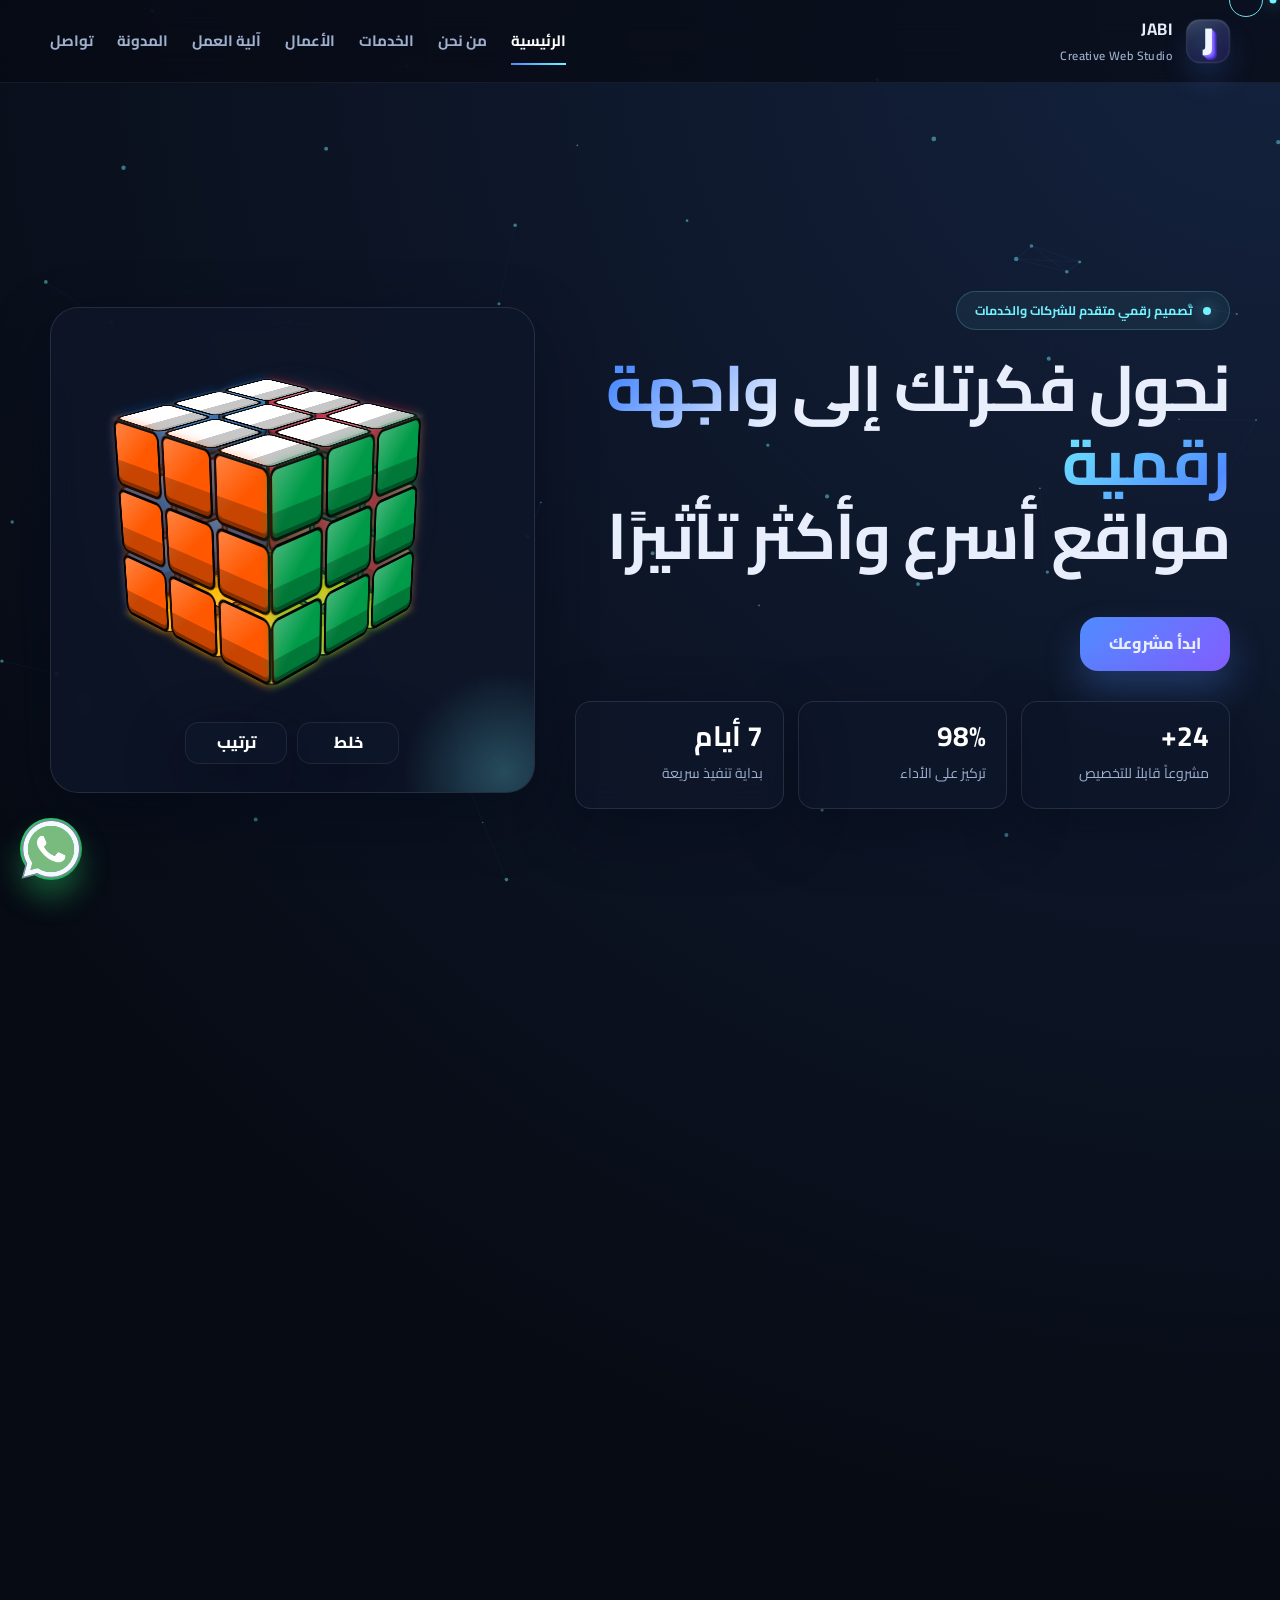
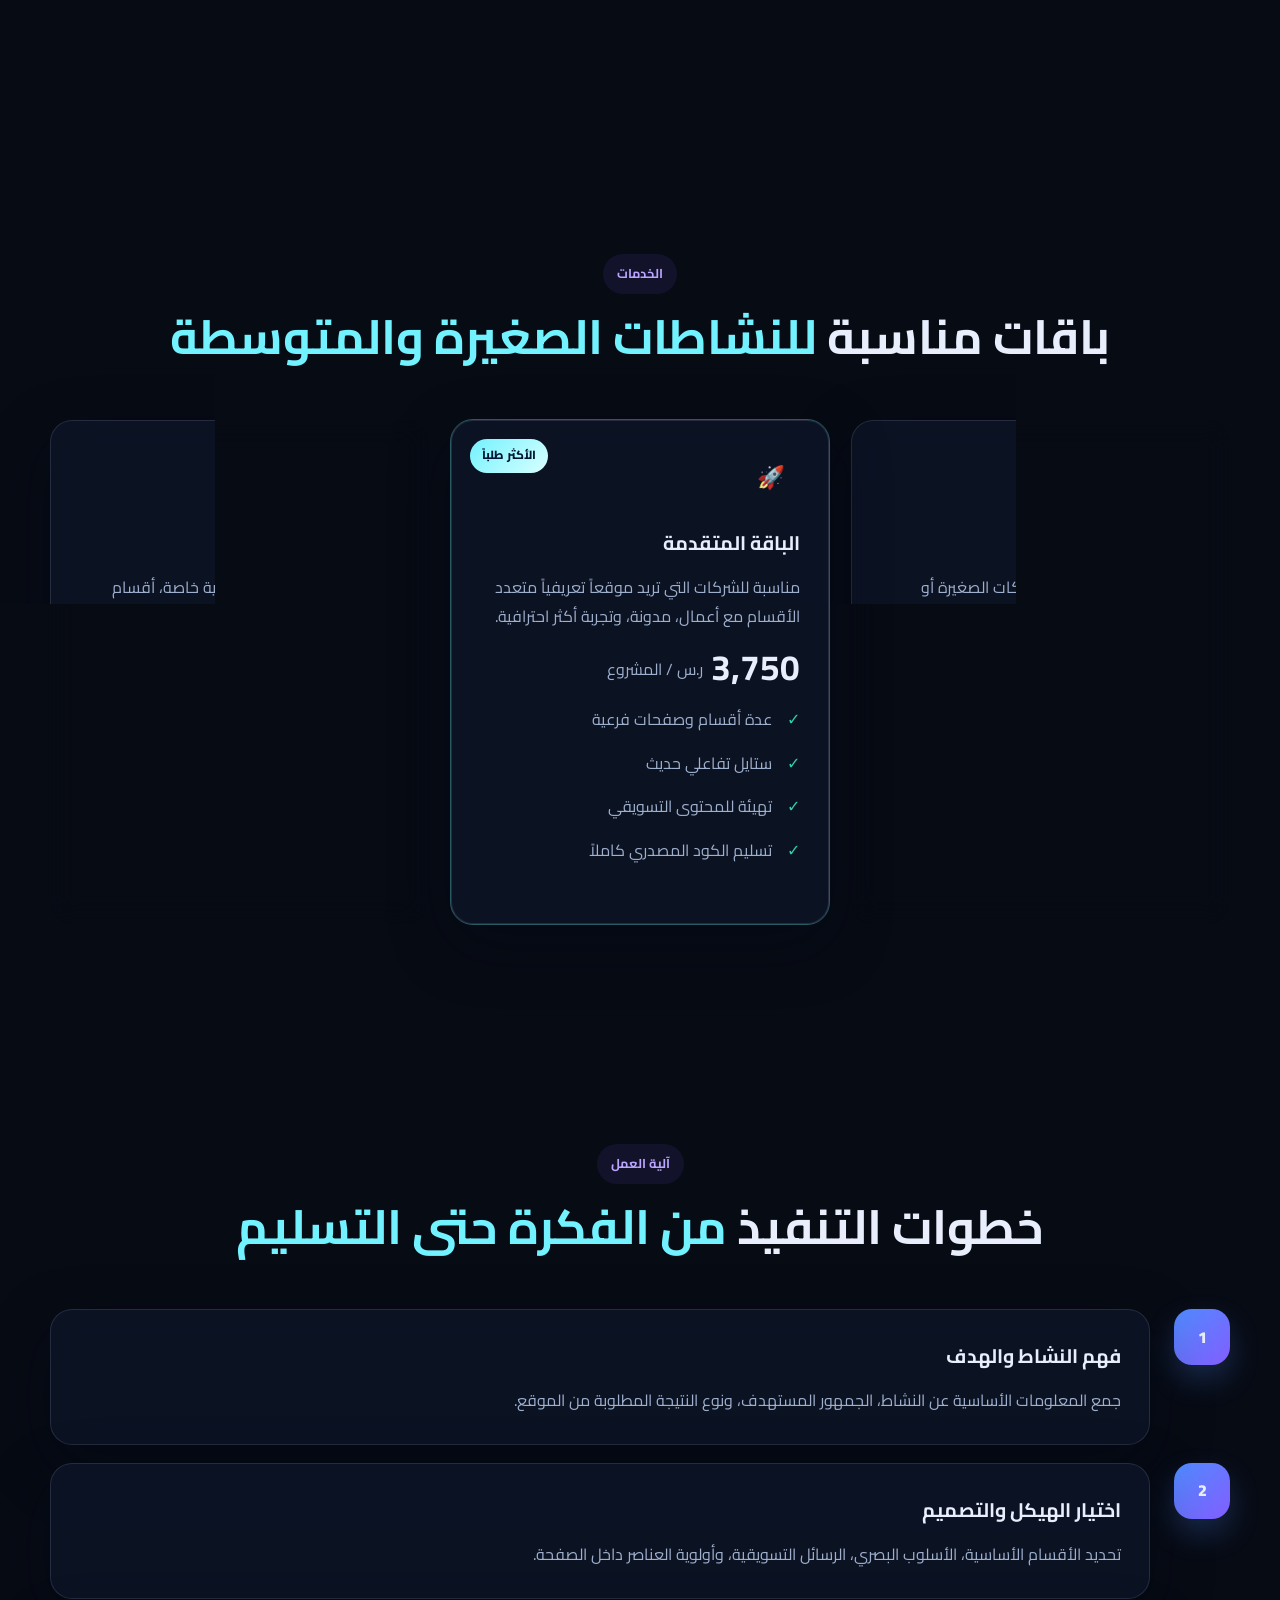
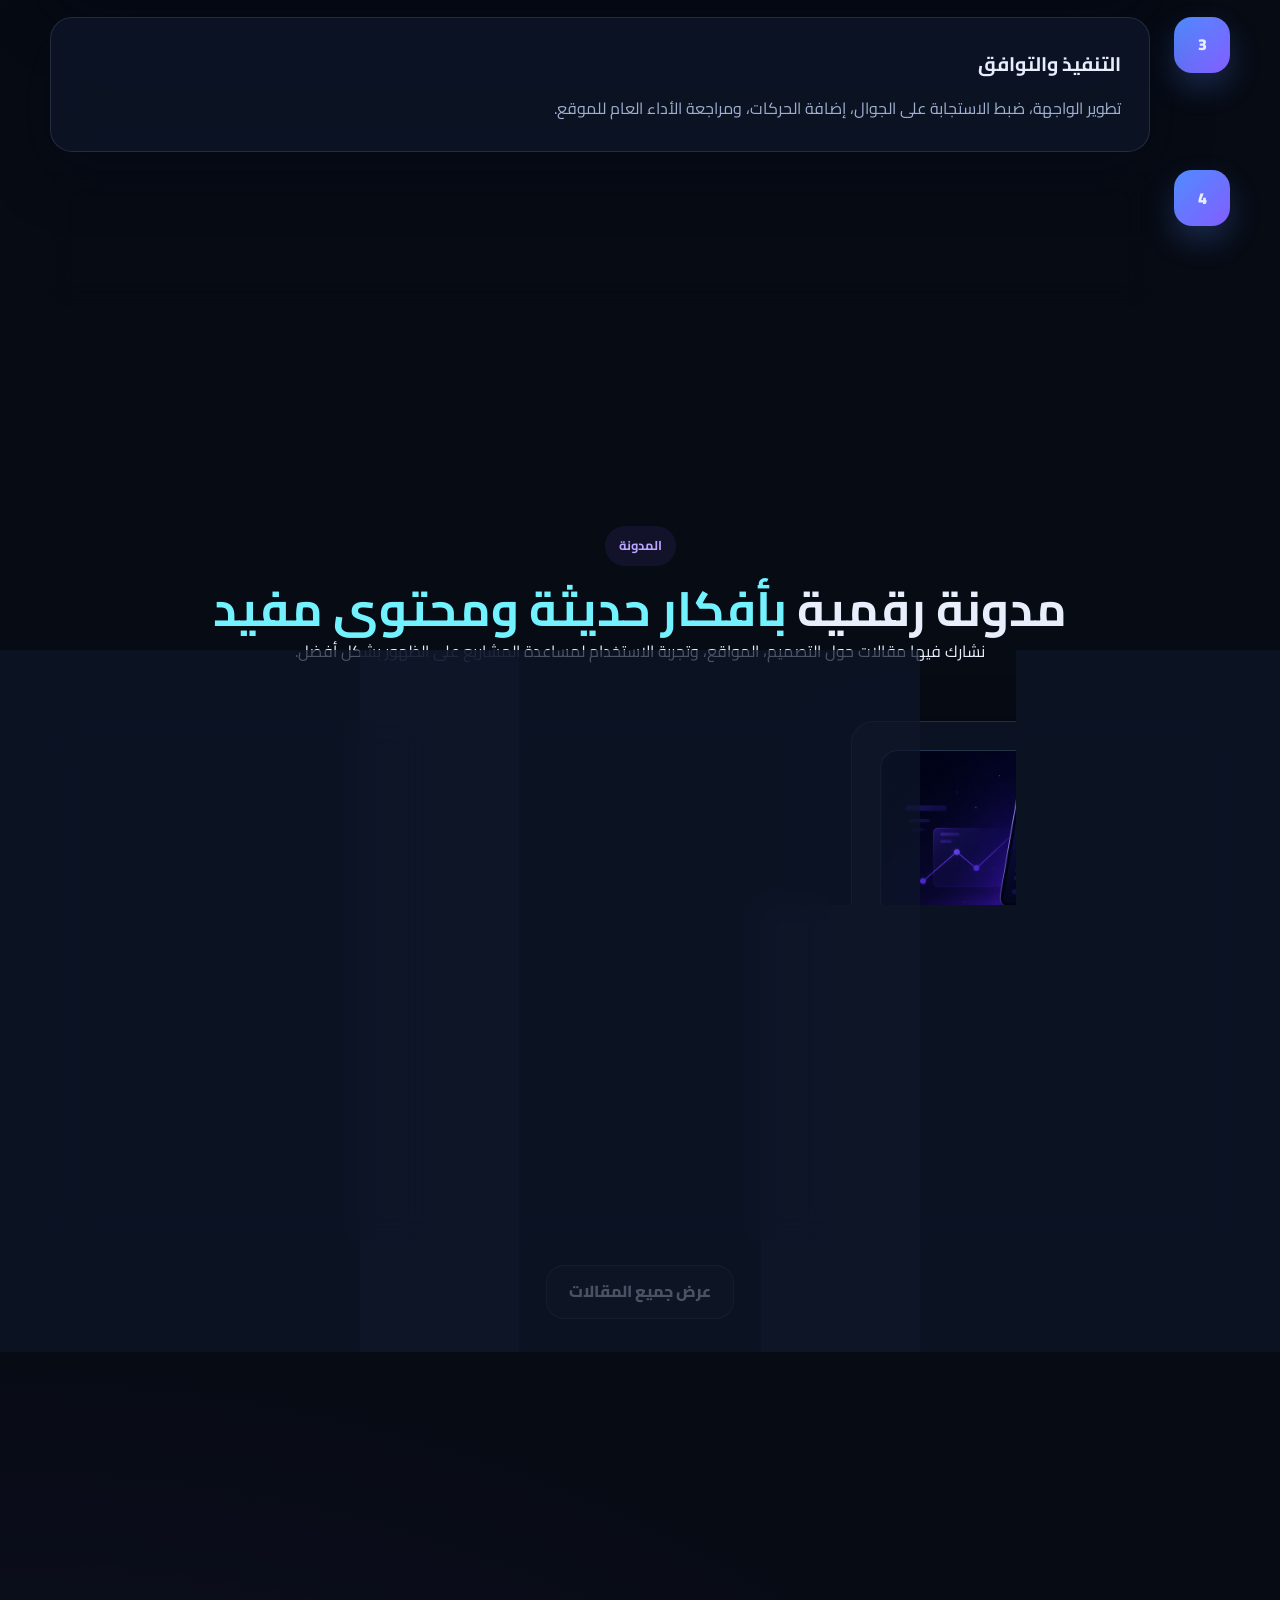
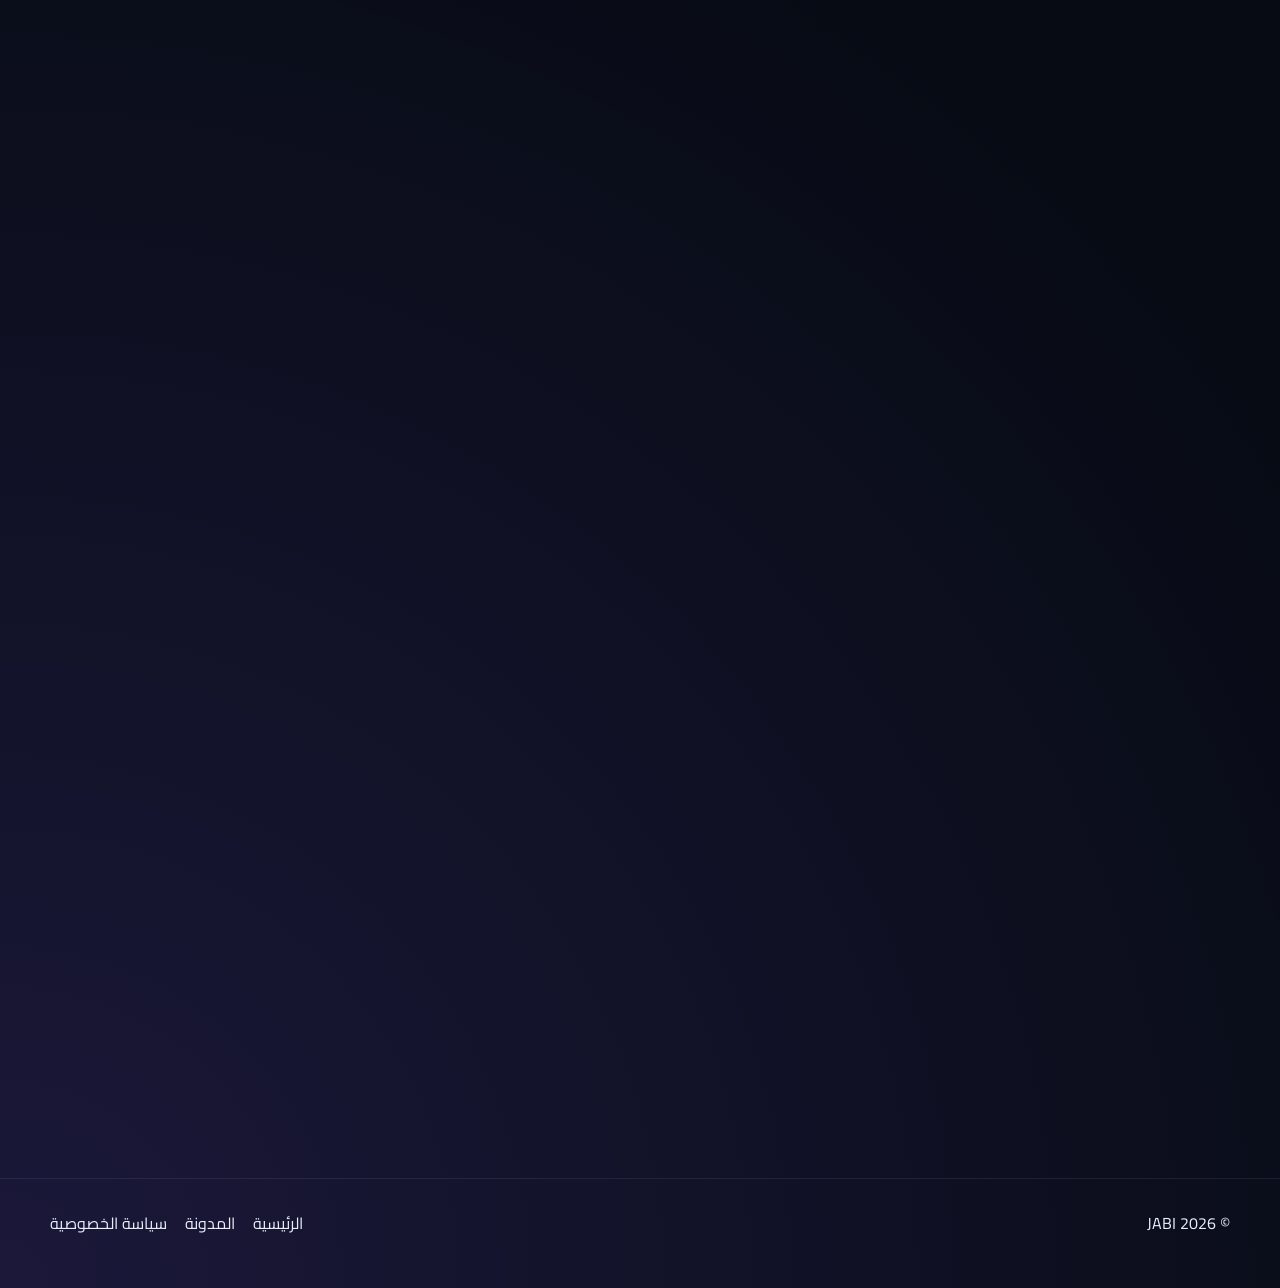
<file: index.html>
<!DOCTYPE html>
<html lang="ar" dir="rtl">
<head>
  <meta charset="UTF-8">
  <meta name="viewport" content="width=device-width, initial-scale=1.0">
  <meta name="description" content="JABI - استوديو تصميم وتطوير مواقع إلكترونية بواجهة مستقبلية عصرية، مستوحى من أسلوب المشاريع الإبداعية التفاعلية.">
  <meta name="keywords" content="JABI, تصميم مواقع, تطوير مواقع, واجهات مستخدم, مواقع احترافية, HTML, CSS, JavaScript">
  <meta name="theme-color" content="#070b14">
  <title>JABI | Creative Web Studio</title>
  <link rel="manifest" href="manifest.json">
  <link rel="stylesheet" href="styles.css">
  <link rel="preconnect" href="https://fonts.googleapis.com">
  <link rel="preconnect" href="https://fonts.gstatic.com" crossorigin>
  <link href="https://fonts.googleapis.com/css2?family=Cairo:wght@400;600;700;800;900&family=Tajawal:wght@400;500;700;800&display=swap" rel="stylesheet">
</head>
<body>
  <div id="cur"></div>
  <div id="cur-dot"></div>
  <div id="progress"></div>
  <canvas id="bg-canvas"></canvas>

  <header class="topbar">
    <div class="container">
      <a class="brand" href="#hero" aria-label="العودة للرئيسية">
        <span class="brand-mark"></span>
        <span class="brand-text">
          <strong>JABI</strong>
          <span>Creative Web Studio</span>
        </span>
      </a>

      <button class="nav-toggle glass" aria-label="فتح القائمة">
        <span></span>
        <span></span>
        <span></span>
      </button>

      <nav class="nav-menu">
        <a href="#hero">الرئيسية</a>
        <a href="#about">من نحن</a>
        <a href="#services">الخدمات</a>
        <a href="#work">الأعمال</a>
        <a href="#process">آلية العمل</a>
        <a href="#blog">المدونة</a>
        <a href="#contact">تواصل</a>
      </nav>
    </div>
  </header>

  <main class="page-shell">
    <section class="hero" id="hero">
      <div class="container hero-grid">
        <div class="hero-copy reveal">
          <div class="badge"><span class="badge-dot"></span> تصميم رقمي متقدم للشركات والخدمات</div>
          <h1 class="hero-title">
            نحول فكرتك إلى <span class="gradient-text">واجهة رقمية</span><br>
            <span class="type-line" id="typed-text"></span>
          </h1>
          
          <div class="hero-actions">
            <a href="#contact" class="btn btn-primary">ابدأ مشروعك</a>
          </div>
          <div class="hero-metrics">
            <div class="metric glass">
              <strong data-count="24" data-suffix="+">0</strong>
              <span>مشروعاً قابلاً للتخصيص</span>
            </div>
            <div class="metric glass">
              <strong data-count="98" data-suffix="%">0</strong>
              <span>تركيز على الأداء</span>
            </div>
            <div class="metric glass">
              <strong data-count="7" data-suffix=" أيام">0</strong>
              <span>بداية تنفيذ سريعة</span>
            </div>
          </div>
        </div>

        <div class="hero-stage reveal">
          <div class="hero-panel glass">
            <div class="cube-shell">
              <div style="margin-bottom: 40px;" class="cube-scene" id="cubeWrapper" aria-label="مكعب روبيك تفاعلي كامل" tabindex="0" >
                <div class="cube-aura" aria-hidden="true"></div>
                <div class="cube-viewport">
                  <div class="cube-3d" id="cube3d"></div>
                </div>
              </div>

              <div class="cube-toolbar">
                <button class="cube-action glass" id="cubeScrambleBtn" type="button">خلط</button>
                <button class="cube-action glass" id="cubeSolveBtn" type="button">ترتيب</button>
              </div>
              
  
          </div>
        </div>
      </div>
    </section>

    <section class="section" id="about">
      <div class="container">
        <div class="section-head reveal">
          <div class="section-kicker">عن الاستوديو</div>
          <h2 class="section-title"> JABI بهوية <span>حديثة تواكب طموح المشاريع</span></h2>
        </div>

        <div class="grid-2">
          <div class="card glass reveal">
            <div class="icon-box">✦</div>
            <h3>حلول رقمية بهوية احترافية</h3>
            <p>نصمم واجهات رقمية تركّز على الجودة، الوضوح، وسهولة الاستخدام، لنساعد المشاريع على تقديم خدماتها بشكل منظم، جذاب، وملائم لتوقعات العملاء.</p>
            <ul class="check-list">
              <li>عرض احترافي للخدمات والمحتوى</li>
              <li>تصميم واضح وجذاب</li>
              <li>تصميم قابل للتطوير مستقبلًا</li>
            </ul>
          </div>

         
        </div>
      </div>
    </section>

    <section class="section" id="services">
      <div class="container">
        <div class="section-head reveal">
          <div class="section-kicker">الخدمات</div>
          <h2 class="section-title">باقات مناسبة <span>للنشاطات الصغيرة والمتوسطة</span></h2>
        </div>

        <div class="grid-3">
          <article class="card glass package-card reveal">
            <div class="icon-box">⚡</div>
            <h3>الباقة الأساسية</h3>
            <p>صفحة تعريفية احترافية للشركات الصغيرة أو مقدمي الخدمات الذين يحتاجون حضوراً رقمياً سريعاً.</p>
            <div class="price"><strong>1,500</strong><span>ر.س / المشروع</span></div>
            <ul class="check-list">
              <li>صفحة هبوط احترافية</li>
              <li>تصميم متجاوب بالكامل</li>
              <li>قسم خدمات وتواصل</li>
              <li>تهيئة أولية للسرعة</li>
            </ul>
          </article>

          <article class="card glass package-card popular reveal">
            <span class="package-badge">الأكثر طلباً</span>
            <div class="icon-box">🚀</div>
            <h3>الباقة المتقدمة</h3>
            <p>مناسبة للشركات التي تريد موقعاً تعريفياً متعدد الأقسام مع أعمال، مدونة، وتجربة أكثر احترافية.</p>
            <div class="price"><strong>3,750</strong><span>ر.س / المشروع</span></div>
            <ul class="check-list">
              <li>عدة أقسام وصفحات فرعية</li>
              <li>ستايل تفاعلي حديث</li>
              <li>تهيئة للمحتوى التسويقي</li>
              <li>تسليم الكود المصدري كاملاً</li>
            </ul>
          </article>

          <article class="card glass package-card reveal">
            <div class="icon-box">🧩</div>
            <h3>حل مخصص</h3>
            <p>للجهات التي تحتاج هوية رقمية خاصة، أقسام إضافية، وربط عناصر مثل الواتساب أو النماذج أو نظام طلبات مخصص.</p>
            <div class="price"><strong>حسب الطلب</strong><span>بعد دراسة الاحتياج</span></div>
            <ul class="check-list">
              <li>تحليل احتياج المشروع</li>
              <li>تصميم UI مخصص</li>
              <li>إضافة أقسام أو صفحات خاصة</li>
              <li>دعم التوسع لاحقاً</li>
            </ul>
          </article>
        </div>
      </div>
    </section>

    

    <section class="section" id="process">
      <div class="container">
        <div class="section-head reveal">
          <div class="section-kicker">آلية العمل</div>
          <h2 class="section-title">خطوات التنفيذ <span>من الفكرة حتى التسليم</span></h2>
        </div>

        <div class="timeline">
          <div class="timeline-item reveal">
            <div class="timeline-num">1</div>
            <div class="card glass">
              <h3>فهم النشاط والهدف</h3>
              <p>جمع المعلومات الأساسية عن النشاط، الجمهور المستهدف، ونوع النتيجة المطلوبة من الموقع.</p>
            </div>
          </div>
          <div class="timeline-item reveal">
            <div class="timeline-num">2</div>
            <div class="card glass">
              <h3>اختيار الهيكل والتصميم</h3>
              <p>تحديد الأقسام الأساسية، الأسلوب البصري، الرسائل التسويقية، وأولوية العناصر داخل الصفحة.</p>
            </div>
          </div>
          <div class="timeline-item reveal">
            <div class="timeline-num">3</div>
            <div class="card glass">
              <h3>التنفيذ والتوافق</h3>
              <p>تطوير الواجهة، ضبط الاستجابة على الجوال، إضافة الحركات، ومراجعة الأداء العام للموقع.</p>
            </div>
          </div>
          <div class="timeline-item reveal">
            <div class="timeline-num">4</div>
            <div class="card glass">
              <h3>التسليم والتخصيص الأخير</h3>
              <p>استبدال البيانات الوهمية ببياناتك النهائية، تعديل أزرار التواصل، وتسليم المشروع جاهزاً للنشر.</p>
            </div>
          </div>
        </div>
      </div>
    </section>

    <section class="section" id="blog">
      <div class="container">
        <div class="section-head reveal">
          <div class="section-kicker">المدونة</div>
          <h2 class="section-title">مدونة رقمية <span>بأفكار حديثة ومحتوى مفيد</span></h2>
          <p>نشارك فيها مقالات حول التصميم، المواقع، وتجربة الاستخدام لمساعدة المشاريع على الظهور بشكل أفضل.</p>
         </div>

        <div class="grid-3 blog-grid">
          <a class="card glass reveal" href="post1_responsive_seo.html">
            <div class="post-thumb"><img src="pic/num1.png"> </div>
            <span class="post-tag">Responsive Design</span>
            <h3>أهمية التصميم المتجاوب لتحسين الظهور الرقمي</h3>
            <p>لماذا يؤثر توافق الجوال مباشرة على انطباع العميل، سرعة التصفح، وثقة المستخدم في الموقع؟</p>
            <span class="read-link">قراءة المقال ←</span>
          </a>

          <a class="card glass reveal" href="post2_color_psychology.html">
            <div class="post-thumb"><img src="pic/num2.png"></div>
            <span class="post-tag">Color Strategy</span>
            <h3>سيكولوجية الألوان في تصميم المواقع</h3>
            <p>اختيار اللون لا يتعلق بالجمال فقط، بل يرتبط بالإحساس والثقة وإبراز الهوية التجارية.</p>
            <span class="read-link">قراءة المقال ←</span>
          </a>

          <a class="card glass reveal" href="post3_open_source_advantage.html">
            <div class="post-thumb"><img src="pic/num3.png"></div>
            <span class="post-tag">Open Source</span>
            <h3>لماذا يناسب HTML/CSS الشركات الصغيرة؟</h3>
            <p>نظرة عملية على فائدة المواقع الخفيفة مفتوحة المصدر من ناحية التكلفة والمرونة وسهولة التسليم.</p>
            <span class="read-link">قراءة المقال ←</span>
          </a>
        </div>

        <div class="hero-actions" style="justify-content:center; margin-top: 24px;">
          <a href="blog.html" class="btn btn-secondary">عرض جميع المقالات</a>
        </div>
      </div>
    </section>

    <section class="section" id="contact">
      <div class="container">
        <div class="section-head reveal">
          <div class="section-kicker">تواصل</div>
          <h2 class="section-title">تواصل معانا عبر الواتس اب  <span>او البريد الإلكتروني</span></h2>
        </div>

        <div class="contact-wrap">
          <div class="contact-copy glass reveal">
            <div class="contact-list" style="margin-bottom: 5%;">
              <div class="contact-item">
                <div class="icon-box"><img src="icons/whatsapp_480px.png"></div>
                <div>
                  <strong>واتساب</strong>
                  <a href="https://wa.me/966591880896" target="_blank" rel="noopener">+966591880896</a>
                </div>
              </div>
              <div class="contact-item">
                <div class="icon-box"><img src="icons/Email.png
                  "></div>
                <div>
                  <strong>البريد</strong>
                  <a href="mailto:ahmeddjpp@outlook.sa">ahmedjpp@outlook.sa</a>
                </div>
              </div>
            
          </div>

          <div class="contact-card glass reveal">
            <h3>أرسل رسالة سريعة عبر واتساب</h3>
            <p style="color: var(--muted); margin: 10px 0 18px;">هذا النموذج يفتح الواتساب مباشرة برسالة منسقة.</p>
            <form id="contact-form">
              <div class="field">
                <label for="name">الاسم</label>
                <input id="name" name="name" type="text" placeholder="اكتب اسمك">
              </div>
              <div class="field">
                <label for="service">نوع الخدمة</label>
                <input id="service" name="service" type="text" placeholder="مثال: تصميم موقع شركة">
              </div>
              <div class="field">
                <label for="message">تفاصيل الطلب</label>
                <textarea id="message" name="message" placeholder="اكتب وصفاً مختصراً لما تحتاجه"></textarea>
              </div>
              <div class="contact-actions">
                <button class="btn btn-primary" href="https://wa.me/966591880896" type="submit" >فتح الواتساب</button>
                <a class="btn btn-secondary" href="mailto:ahmedjpp@outloock.sa">إرسال بريد</a>
              </div>
            </form>
          </div>
        </div>
      </div>
    </section>
  </main>

  <footer class="footer">
    <div class="container footer-row">
      <p>© <span id="currentYear"></span> JABI</p>
      <div class="footer-links">
        <a href="index.html">الرئيسية</a>
        <a href="blog.html">المدونة</a>
        <a href="privacy.html">سياسة الخصوصية</a>
      </div>
    </div>
  </footer>

  <a class="whatsapp-float" href="https://wa.me/966591880896" aria-label="واتساب" target="_blank" rel="noopener"><img src="icons/whatsapp_480px.png"></a>
  <script src="script.js"></script>
  <script>
  document.getElementById("currentYear").textContent = new Date().getFullYear();
</script>
</body>
</html>
</file>
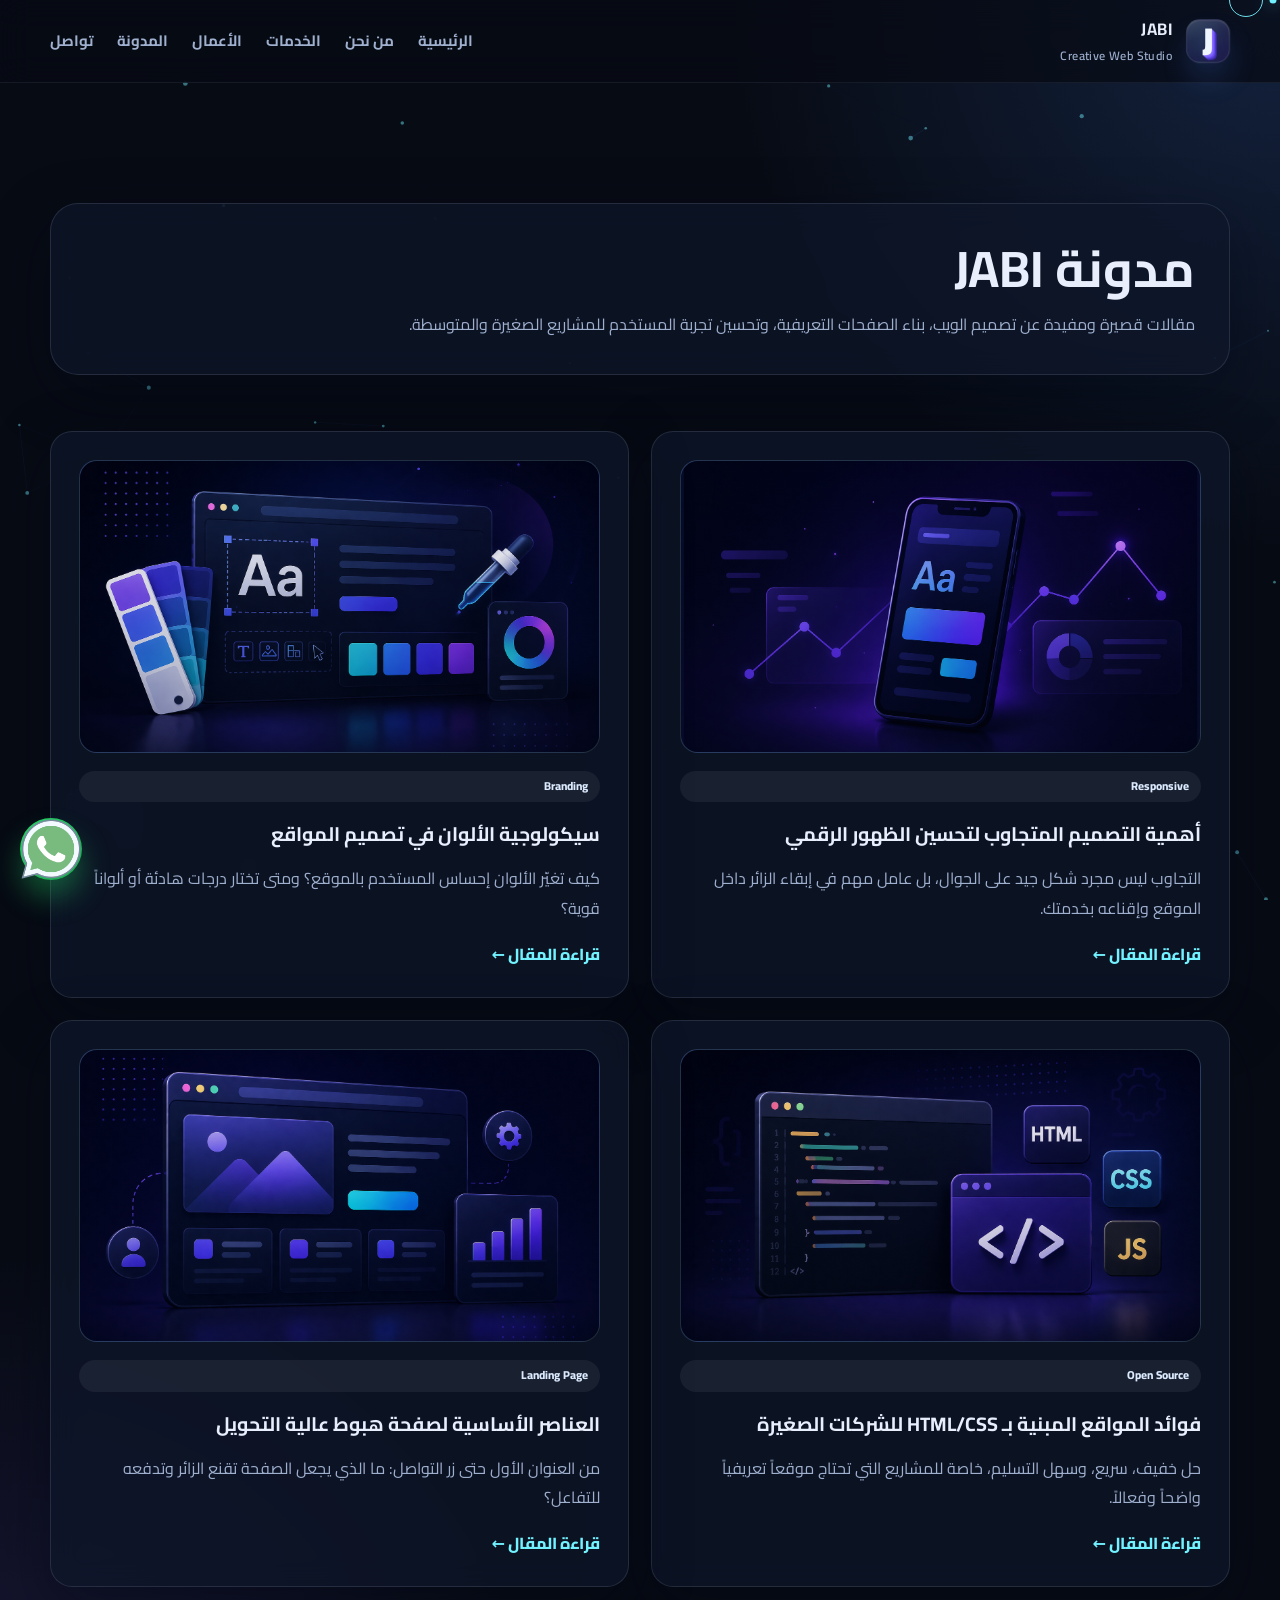
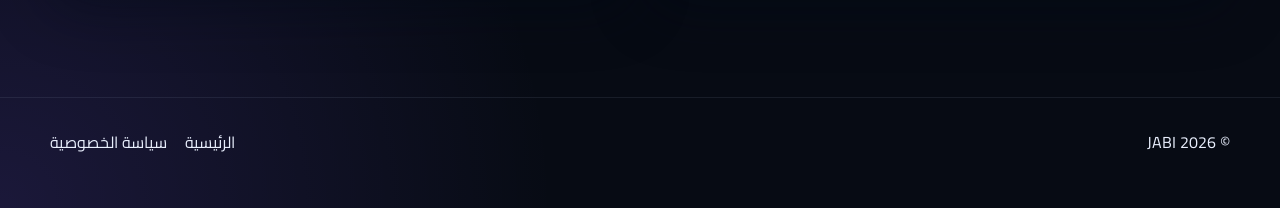
<file: blog.html>
<!DOCTYPE html>
<html lang="ar" dir="rtl">
<head>
  <meta charset="UTF-8">
  <meta name="viewport" content="width=device-width, initial-scale=1.0">
  <meta name="description" content="مدونة JABI بتصميم جديد متناسق مع هوية الموقع الحديثة.">
  <title>مدونة JABI</title>
  <link rel="stylesheet" href="styles.css">
  <link rel="preconnect" href="https://fonts.googleapis.com">
  <link rel="preconnect" href="https://fonts.gstatic.com" crossorigin>
  <link href="https://fonts.googleapis.com/css2?family=Cairo:wght@400;600;700;800;900&family=Tajawal:wght@400;500;700;800&display=swap" rel="stylesheet">
</head>
<body>
  <div id="cur"></div>
  <div id="cur-dot"></div>
  <div id="progress"></div>
  <canvas id="bg-canvas"></canvas>

  <header class="topbar">
    <div class="container">
      <a class="brand" href="index.html#hero">
        <span class="brand-mark"></span>
        <span class="brand-text"><strong>JABI</strong><span>Creative Web Studio</span></span>
      </a>
      <button class="nav-toggle glass" aria-label="فتح القائمة"><span></span><span></span><span></span></button>
      <nav class="nav-menu">
        <a href="index.html#hero">الرئيسية</a>
        <a href="index.html#about">من نحن</a>
        <a href="index.html#services">الخدمات</a>
        <a href="index.html#work">الأعمال</a>
        <a href="blog.html" class="active">المدونة</a>
        <a href="index.html#contact">تواصل</a>
      </nav>
    </div>
  </header>

  <main class="page-shell">
    <section class="page-hero">
      <div class="container">
        <div class="page-hero-box glass reveal">
          <h1>مدونة JABI</h1>
          <p>مقالات قصيرة ومفيدة عن تصميم الويب، بناء الصفحات التعريفية، وتحسين تجربة المستخدم للمشاريع الصغيرة والمتوسطة.</p>
        </div>
      </div>
    </section>

    <section class="section" style="padding-top: 10px;">
      <div class="container grid-2 blog-grid">
        <a class="card glass reveal" href="post1_responsive_seo.html">
          <div class="post-thumb"><img src="pic/num1.png"></div>
          <span class="post-tag">Responsive</span>
          <h3>أهمية التصميم المتجاوب لتحسين الظهور الرقمي</h3>
          <p>التجاوب ليس مجرد شكل جيد على الجوال، بل عامل مهم في إبقاء الزائر داخل الموقع وإقناعه بخدمتك.</p>
          <span class="read-link">قراءة المقال ←</span>
        </a>

        <a class="card glass reveal" href="post2_color_psychology.html">
          <div class="post-thumb"><img src="pic/num2.png"></div>
          <span class="post-tag">Branding</span>
          <h3>سيكولوجية الألوان في تصميم المواقع</h3>
          <p>كيف تغيّر الألوان إحساس المستخدم بالموقع؟ ومتى تختار درجات هادئة أو ألواناً قوية؟</p>
          <span class="read-link">قراءة المقال ←</span>
        </a>

        <a class="card glass reveal" href="post3_open_source_advantage.html">
          <div class="post-thumb"><img src="pic/num3.png"></div>
          <span class="post-tag">Open Source</span>
          <h3>فوائد المواقع المبنية بـ HTML/CSS للشركات الصغيرة</h3>
          <p>حل خفيف، سريع، وسهل التسليم، خاصة للمشاريع التي تحتاج موقعاً تعريفياً واضحاً وفعالاً.</p>
          <span class="read-link">قراءة المقال ←</span>
        </a>

        <a class="card glass reveal" href="post4_landing_page_elements.html">
          <div class="post-thumb"><img src="pic/num4.png"></div>
          <span class="post-tag">Landing Page</span>
          <h3>العناصر الأساسية لصفحة هبوط عالية التحويل</h3>
          <p>من العنوان الأول حتى زر التواصل: ما الذي يجعل الصفحة تقنع الزائر وتدفعه للتفاعل؟</p>
          <span class="read-link">قراءة المقال ←</span>
        </a>
      </div>
    </section>
  </main>

  <footer class="footer">
    <div class="container footer-row">
      <p>© <span id="currentYear"></span> JABI</p>
      <div class="footer-links">
        <a href="index.html">الرئيسية</a>
        <a href="privacy.html">سياسة الخصوصية</a>
      </div>
    </div>
  </footer>

  <a class="whatsapp-float" href="https://wa.me/966591880896" aria-label="واتساب" target="_blank" rel="noopener"><img src="icons/whatsapp_480px.png"></a>
  <script src="script.js"></script>
  <script>
  document.getElementById("currentYear").textContent = new Date().getFullYear();
</script>
</body>
</html>
</file>
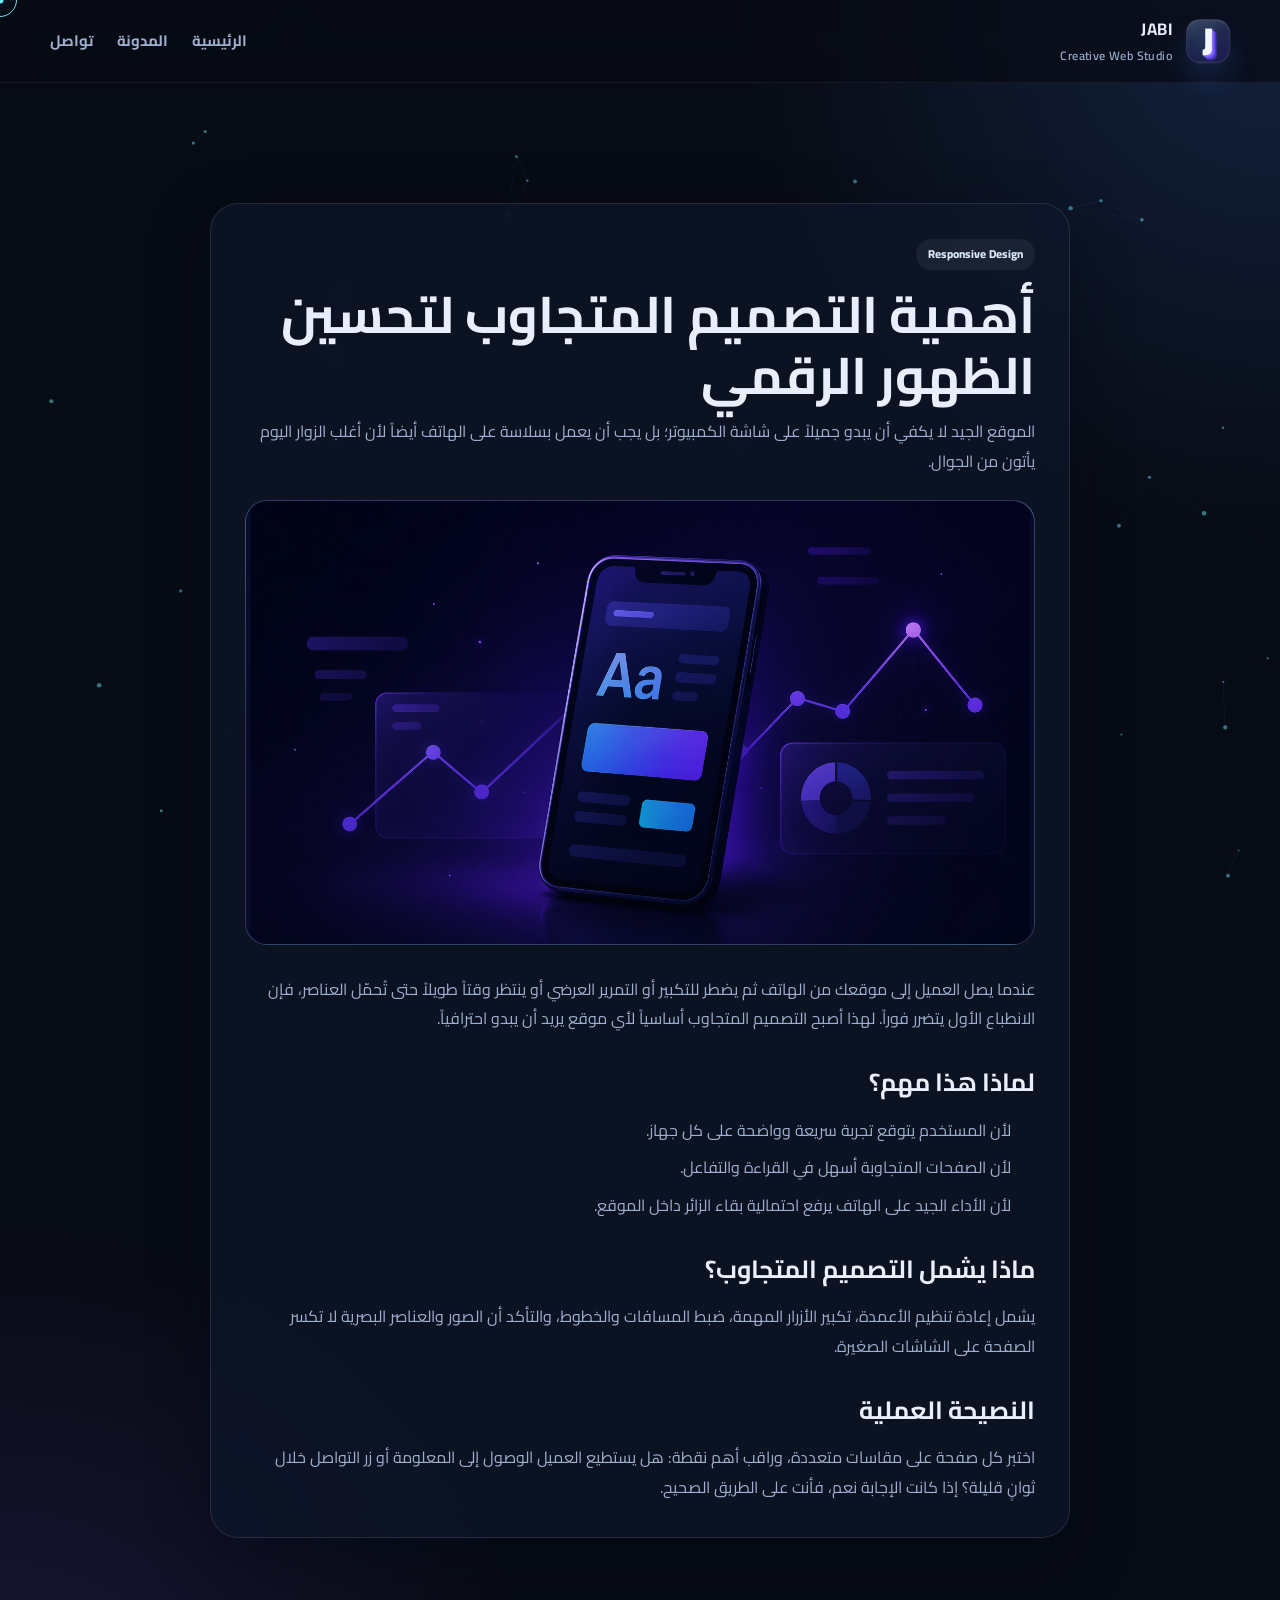
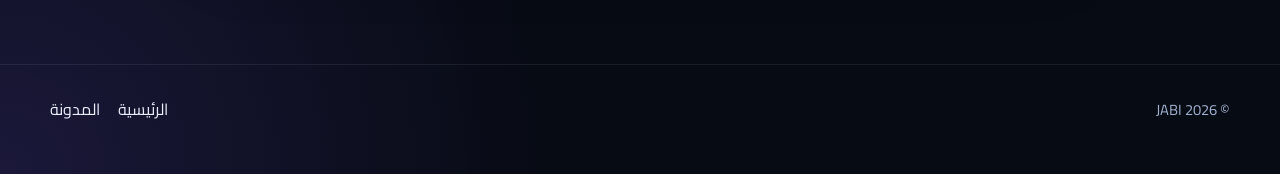
<file: post1_responsive_seo.html>
<!DOCTYPE html>
<html lang="ar" dir="rtl">
<head>
  <meta charset="UTF-8">
  <meta name="viewport" content="width=device-width, initial-scale=1.0">
  <meta name="description" content="أهمية التصميم المتجاوب لتحسين الظهور الرقمي - JABI">
  <title>أهمية التصميم المتجاوب لتحسين الظهور الرقمي | JABI</title>
  <link rel="stylesheet" href="styles.css">
  <link rel="preconnect" href="https://fonts.googleapis.com">
  <link rel="preconnect" href="https://fonts.gstatic.com" crossorigin>
  <link href="https://fonts.googleapis.com/css2?family=Cairo:wght@400;600;700;800;900&family=Tajawal:wght@400;500;700;800&display=swap" rel="stylesheet">
</head>
<body>
  <div id="cur"></div>
  <div id="cur-dot"></div>
  <div id="progress"></div>
  <canvas id="bg-canvas"></canvas>

  <header class="topbar">
    <div class="container">
      <a class="brand" href="index.html#hero">
        <span class="brand-mark"></span>
        <span class="brand-text"><strong>JABI</strong><span>Creative Web Studio</span></span>
      </a>
      <button class="nav-toggle glass" aria-label="فتح القائمة"><span></span><span></span><span></span></button>
      <nav class="nav-menu">
        <a href="index.html#hero">الرئيسية</a>
        <a href="blog.html" class="active">المدونة</a>
        <a href="index.html#contact">تواصل</a>
      </nav>
    </div>
  </header>

  <main class="page-shell">
    <section class="page-hero">
      <div class="container article-layout">
        <div class="article-card glass reveal">
          <div class="article-header">
            <span class="post-tag">Responsive Design</span>
            <h1>أهمية التصميم المتجاوب لتحسين الظهور الرقمي</h1>
            <p>الموقع الجيد لا يكفي أن يبدو جميلاً على شاشة الكمبيوتر؛ بل يجب أن يعمل بسلاسة على الهاتف أيضاً لأن أغلب الزوار اليوم يأتون من الجوال.</p>
          </div>
          <div class="article-cover"><img src="pic/num1.png"></div>
          <div class="article-body">
            <p>عندما يصل العميل إلى موقعك من الهاتف ثم يضطر للتكبير أو التمرير العرضي أو ينتظر وقتاً طويلاً حتى تُحمّل العناصر، فإن الانطباع الأول يتضرر فوراً. لهذا أصبح التصميم المتجاوب أساسياً لأي موقع يريد أن يبدو احترافياً.</p>
<h2>لماذا هذا مهم؟</h2>
<ul>
  <li>لأن المستخدم يتوقع تجربة سريعة وواضحة على كل جهاز.</li>
  <li>لأن الصفحات المتجاوبة أسهل في القراءة والتفاعل.</li>
  <li>لأن الأداء الجيد على الهاتف يرفع احتمالية بقاء الزائر داخل الموقع.</li>
</ul>
<h2>ماذا يشمل التصميم المتجاوب؟</h2>
<p>يشمل إعادة تنظيم الأعمدة، تكبير الأزرار المهمة، ضبط المسافات والخطوط، والتأكد أن الصور والعناصر البصرية لا تكسر الصفحة على الشاشات الصغيرة.</p>
<h2>النصيحة العملية</h2>
<p>اختبر كل صفحة على مقاسات متعددة، وراقب أهم نقطة: هل يستطيع العميل الوصول إلى المعلومة أو زر التواصل خلال ثوانٍ قليلة؟ إذا كانت الإجابة نعم، فأنت على الطريق الصحيح.</p>
          </div>
        </div>
      </div>
    </section>
  </main>

  <footer class="footer">
    <div class="container footer-row">
      <div class="footer-copy">© 2026 JABI</div>
      <div class="footer-links">
        <a href="index.html">الرئيسية</a>
        <a href="blog.html">المدونة</a>
      </div>
    </div>
  </footer>

  <script src="script.js"></script>
</body>
</html>
</file>
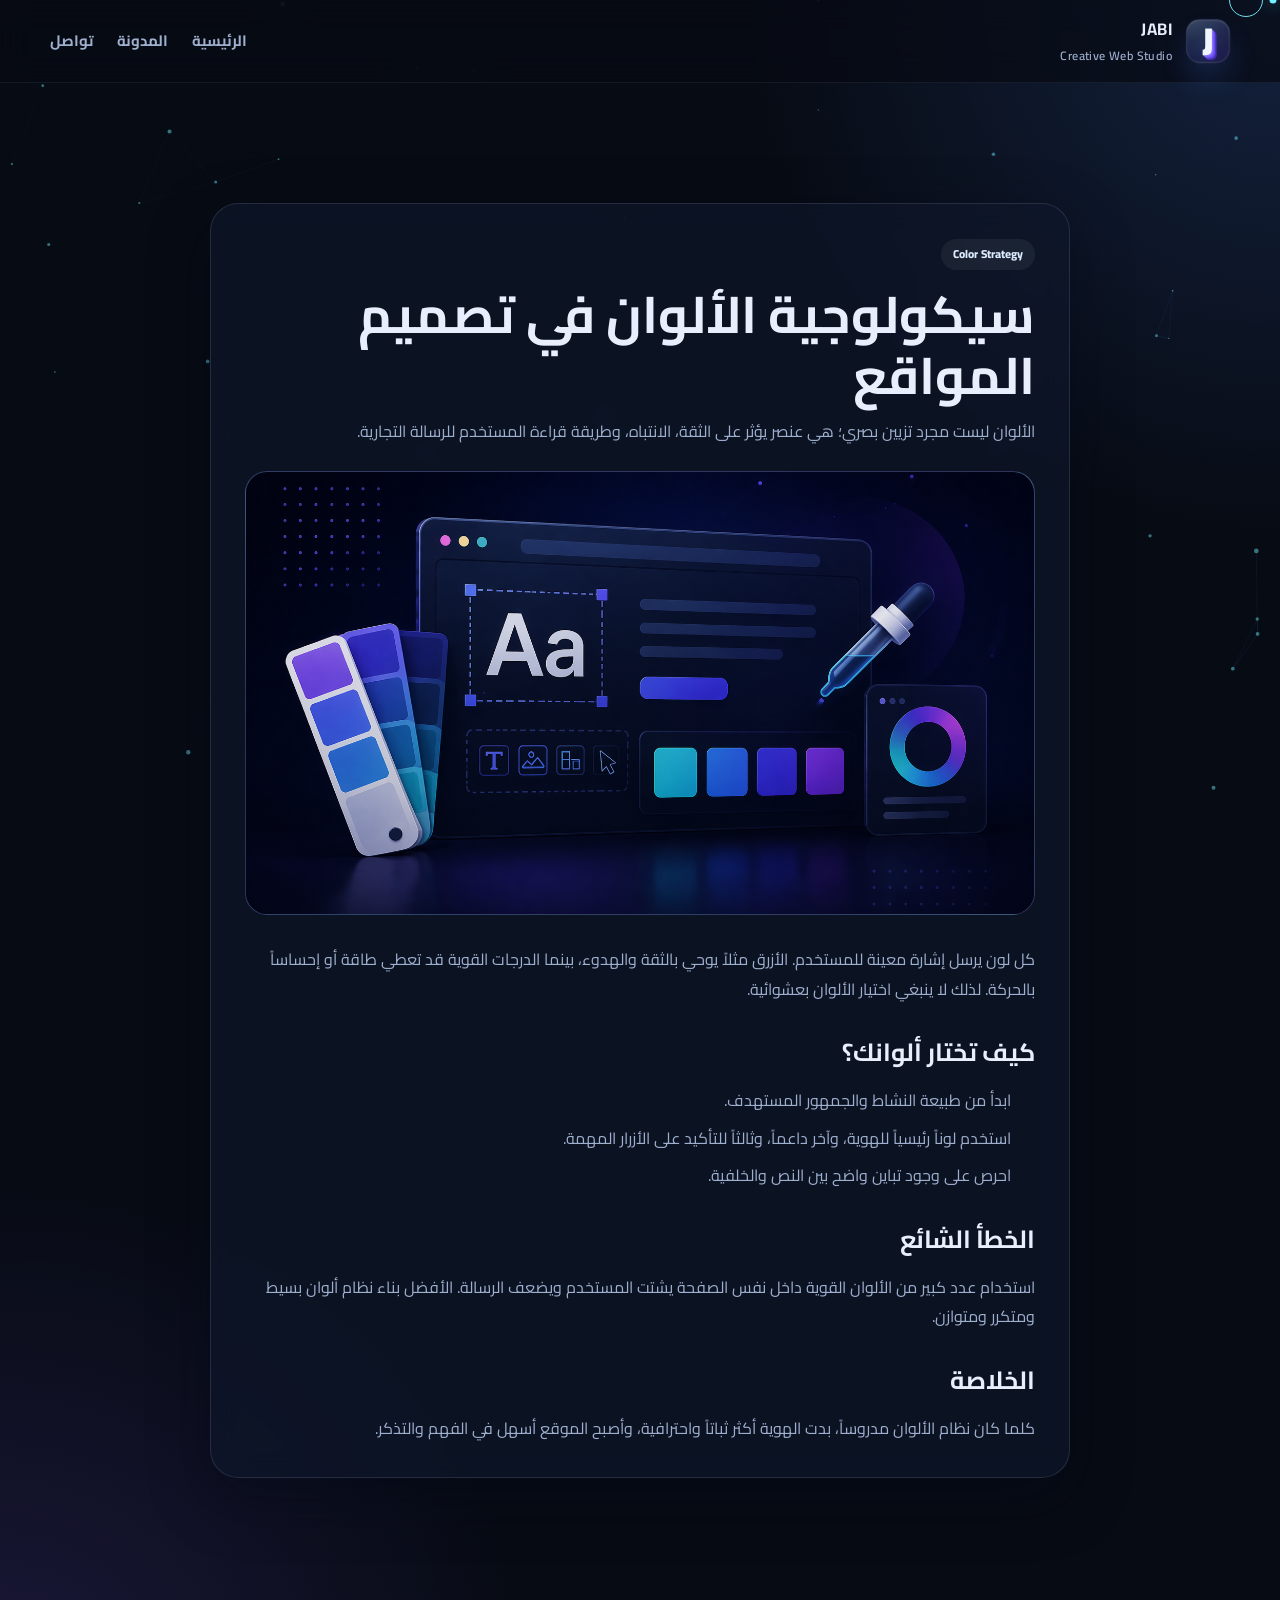
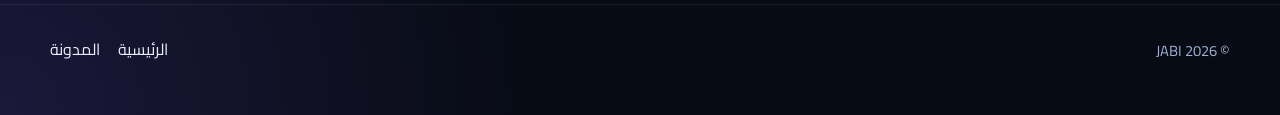
<file: post2_color_psychology.html>
<!DOCTYPE html>
<html lang="ar" dir="rtl">
<head>
  <meta charset="UTF-8">
  <meta name="viewport" content="width=device-width, initial-scale=1.0">
  <meta name="description" content="سيكولوجية الألوان في تصميم المواقع - JABI">
  <title>سيكولوجية الألوان في تصميم المواقع | JABI</title>
  <link rel="stylesheet" href="styles.css">
  <link rel="preconnect" href="https://fonts.googleapis.com">
  <link rel="preconnect" href="https://fonts.gstatic.com" crossorigin>
  <link href="https://fonts.googleapis.com/css2?family=Cairo:wght@400;600;700;800;900&family=Tajawal:wght@400;500;700;800&display=swap" rel="stylesheet">
</head>
<body>
  <div id="cur"></div>
  <div id="cur-dot"></div>
  <div id="progress"></div>
  <canvas id="bg-canvas"></canvas>

  <header class="topbar">
    <div class="container">
      <a class="brand" href="index.html#hero">
        <span class="brand-mark"></span>
        <span class="brand-text"><strong>JABI</strong><span>Creative Web Studio</span></span>
      </a>
      <button class="nav-toggle glass" aria-label="فتح القائمة"><span></span><span></span><span></span></button>
      <nav class="nav-menu">
        <a href="index.html#hero">الرئيسية</a>
        <a href="blog.html" class="active">المدونة</a>
        <a href="index.html#contact">تواصل</a>
      </nav>
    </div>
  </header>

  <main class="page-shell">
    <section class="page-hero">
      <div class="container article-layout">
        <div class="article-card glass reveal">
          <div class="article-header">
            <span class="post-tag">Color Strategy</span>
            <h1>سيكولوجية الألوان في تصميم المواقع</h1>
            <p>الألوان ليست مجرد تزيين بصري؛ هي عنصر يؤثر على الثقة، الانتباه، وطريقة قراءة المستخدم للرسالة التجارية.</p>
          </div>
          <div class="article-cover"><img src="pic/num2.png" alt="سيكولوجية الألوان"></div>
          <div class="article-body">
            <p>كل لون يرسل إشارة معينة للمستخدم. الأزرق مثلاً يوحي بالثقة والهدوء، بينما الدرجات القوية قد تعطي طاقة أو إحساساً بالحركة. لذلك لا ينبغي اختيار الألوان بعشوائية.</p>
<h2>كيف تختار ألوانك؟</h2>
<ul>
  <li>ابدأ من طبيعة النشاط والجمهور المستهدف.</li>
  <li>استخدم لوناً رئيسياً للهوية، وآخر داعماً، وثالثاً للتأكيد على الأزرار المهمة.</li>
  <li>احرص على وجود تباين واضح بين النص والخلفية.</li>
</ul>
<h2>الخطأ الشائع</h2>
<p>استخدام عدد كبير من الألوان القوية داخل نفس الصفحة يشتت المستخدم ويضعف الرسالة. الأفضل بناء نظام ألوان بسيط ومتكرر ومتوازن.</p>
<h2>الخلاصة</h2>
<p>كلما كان نظام الألوان مدروساً، بدت الهوية أكثر ثباتاً واحترافية، وأصبح الموقع أسهل في الفهم والتذكر.</p>
          </div>
        </div>
      </div>
    </section>
  </main>

  <footer class="footer">
    <div class="container footer-row">
      <div class="footer-copy">© 2026 JABI</div>
      <div class="footer-links">
        <a href="index.html">الرئيسية</a>
        <a href="blog.html">المدونة</a>
      </div>
    </div>
  </footer>

  <script src="script.js"></script>
</body>
</html>
</file>
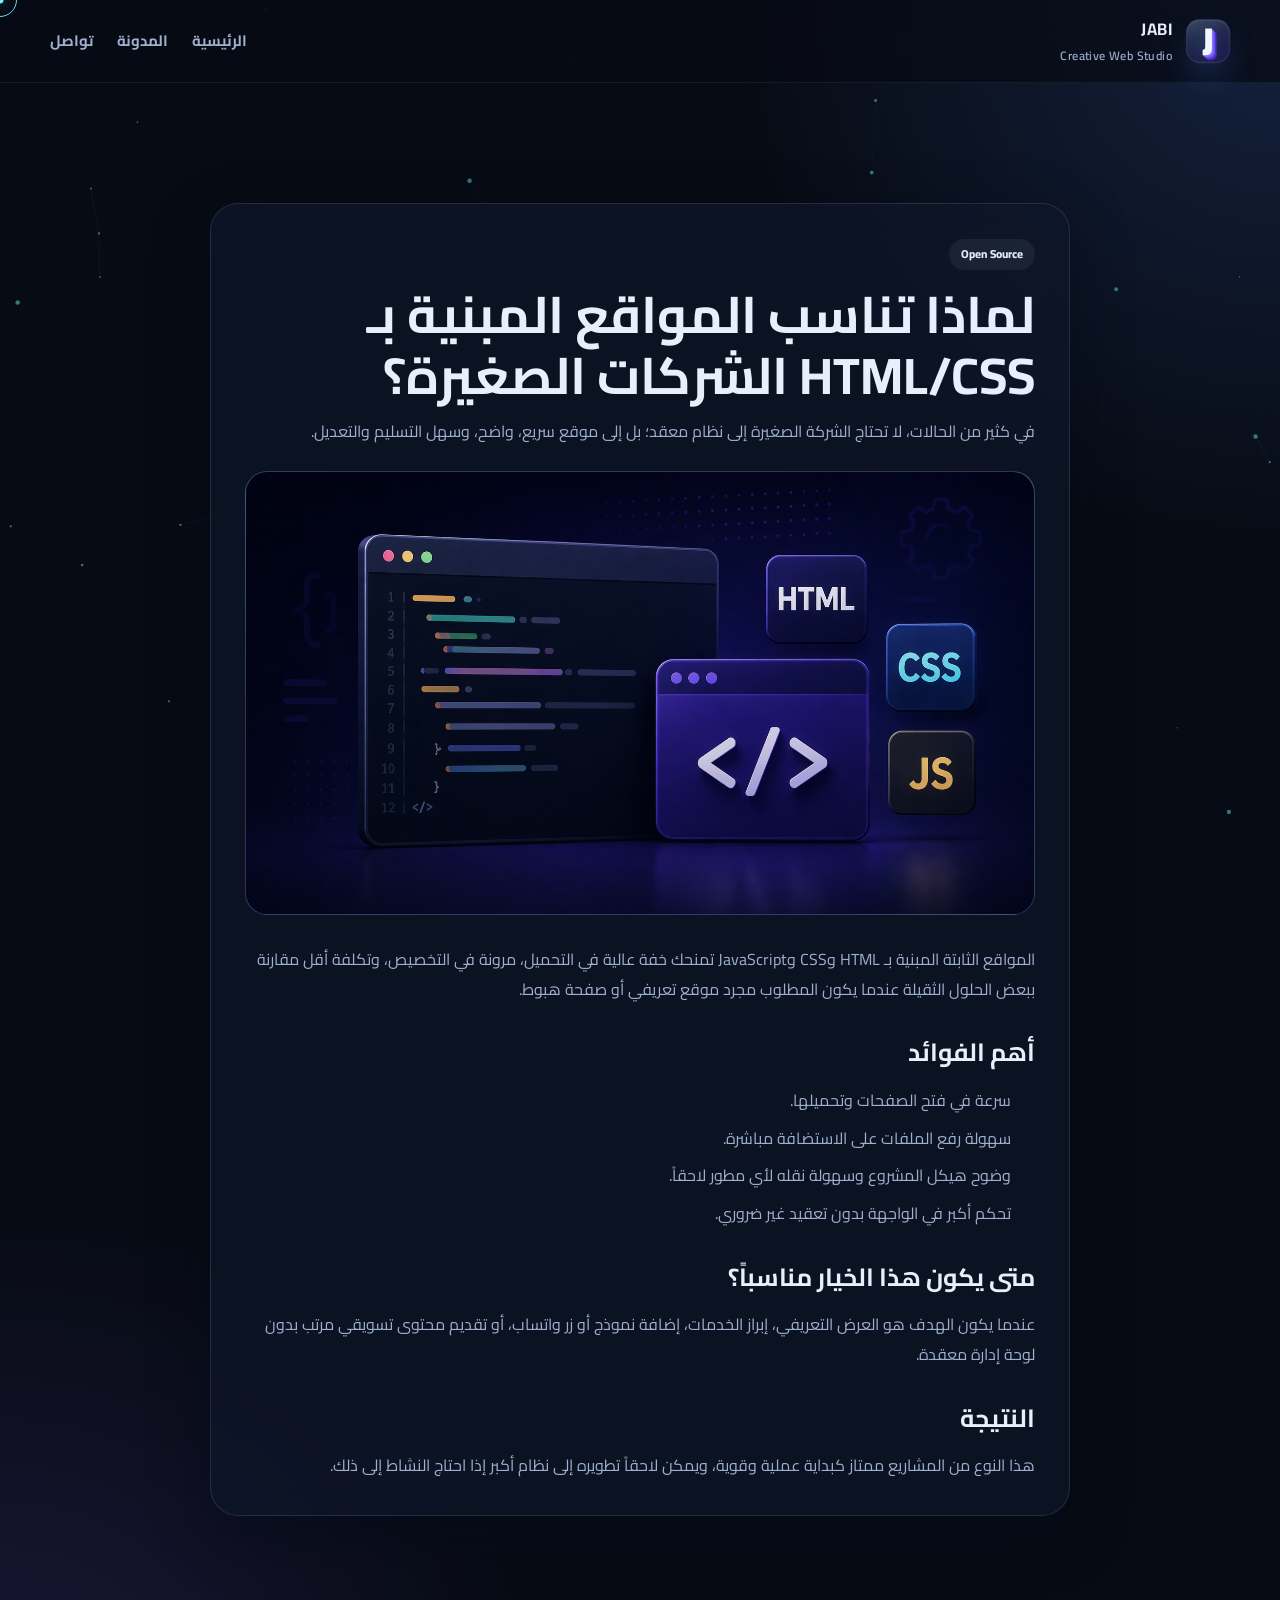
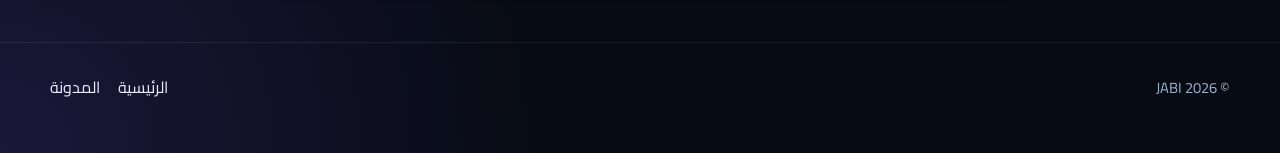
<file: post3_open_source_advantage.html>
<!DOCTYPE html>
<html lang="ar" dir="rtl">
<head>
  <meta charset="UTF-8">
  <meta name="viewport" content="width=device-width, initial-scale=1.0">
  <meta name="description" content="لماذا تناسب المواقع المبنية بـ HTML/CSS الشركات الصغيرة؟ - JABI">
  <title>لماذا تناسب المواقع المبنية بـ HTML/CSS الشركات الصغيرة؟ | JABI</title>
  <link rel="stylesheet" href="styles.css">
  <link rel="preconnect" href="https://fonts.googleapis.com">
  <link rel="preconnect" href="https://fonts.gstatic.com" crossorigin>
  <link href="https://fonts.googleapis.com/css2?family=Cairo:wght@400;600;700;800;900&family=Tajawal:wght@400;500;700;800&display=swap" rel="stylesheet">
</head>
<body>
  <div id="cur"></div>
  <div id="cur-dot"></div>
  <div id="progress"></div>
  <canvas id="bg-canvas"></canvas>

  <header class="topbar">
    <div class="container">
      <a class="brand" href="index.html#hero">
        <span class="brand-mark"></span>
        <span class="brand-text"><strong>JABI</strong><span>Creative Web Studio</span></span>
      </a>
      <button class="nav-toggle glass" aria-label="فتح القائمة"><span></span><span></span><span></span></button>
      <nav class="nav-menu">
        <a href="index.html#hero">الرئيسية</a>
        <a href="blog.html" class="active">المدونة</a>
        <a href="index.html#contact">تواصل</a>
      </nav>
    </div>
  </header>

  <main class="page-shell">
    <section class="page-hero">
      <div class="container article-layout">
        <div class="article-card glass reveal">
          <div class="article-header">
            <span class="post-tag">Open Source</span>
            <h1>لماذا تناسب المواقع المبنية بـ HTML/CSS الشركات الصغيرة؟</h1>
            <p>في كثير من الحالات، لا تحتاج الشركة الصغيرة إلى نظام معقد؛ بل إلى موقع سريع، واضح، وسهل التسليم والتعديل.</p>
          </div>
          <div class="article-cover"><img src="pic/num3.png"></div>
          <div class="article-body">
            <p>المواقع الثابتة المبنية بـ HTML وCSS وJavaScript تمنحك خفة عالية في التحميل، مرونة في التخصيص، وتكلفة أقل مقارنة ببعض الحلول الثقيلة عندما يكون المطلوب مجرد موقع تعريفي أو صفحة هبوط.</p>
<h2>أهم الفوائد</h2>
<ul>
  <li>سرعة في فتح الصفحات وتحميلها.</li>
  <li>سهولة رفع الملفات على الاستضافة مباشرة.</li>
  <li>وضوح هيكل المشروع وسهولة نقله لأي مطور لاحقاً.</li>
  <li>تحكم أكبر في الواجهة بدون تعقيد غير ضروري.</li>
</ul>
<h2>متى يكون هذا الخيار مناسباً؟</h2>
<p>عندما يكون الهدف هو العرض التعريفي، إبراز الخدمات، إضافة نموذج أو زر واتساب، أو تقديم محتوى تسويقي مرتب بدون لوحة إدارة معقدة.</p>
<h2>النتيجة</h2>
<p>هذا النوع من المشاريع ممتاز كبداية عملية وقوية، ويمكن لاحقاً تطويره إلى نظام أكبر إذا احتاج النشاط إلى ذلك.</p>
          </div>
        </div>
      </div>
    </section>
  </main>

  <footer class="footer">
    <div class="container footer-row">
      <div class="footer-copy">© 2026 JABI</div>
      <div class="footer-links">
        <a href="index.html">الرئيسية</a>
        <a href="blog.html">المدونة</a>
      </div>
    </div>
  </footer>

  <script src="script.js"></script>
</body>
</html>
</file>
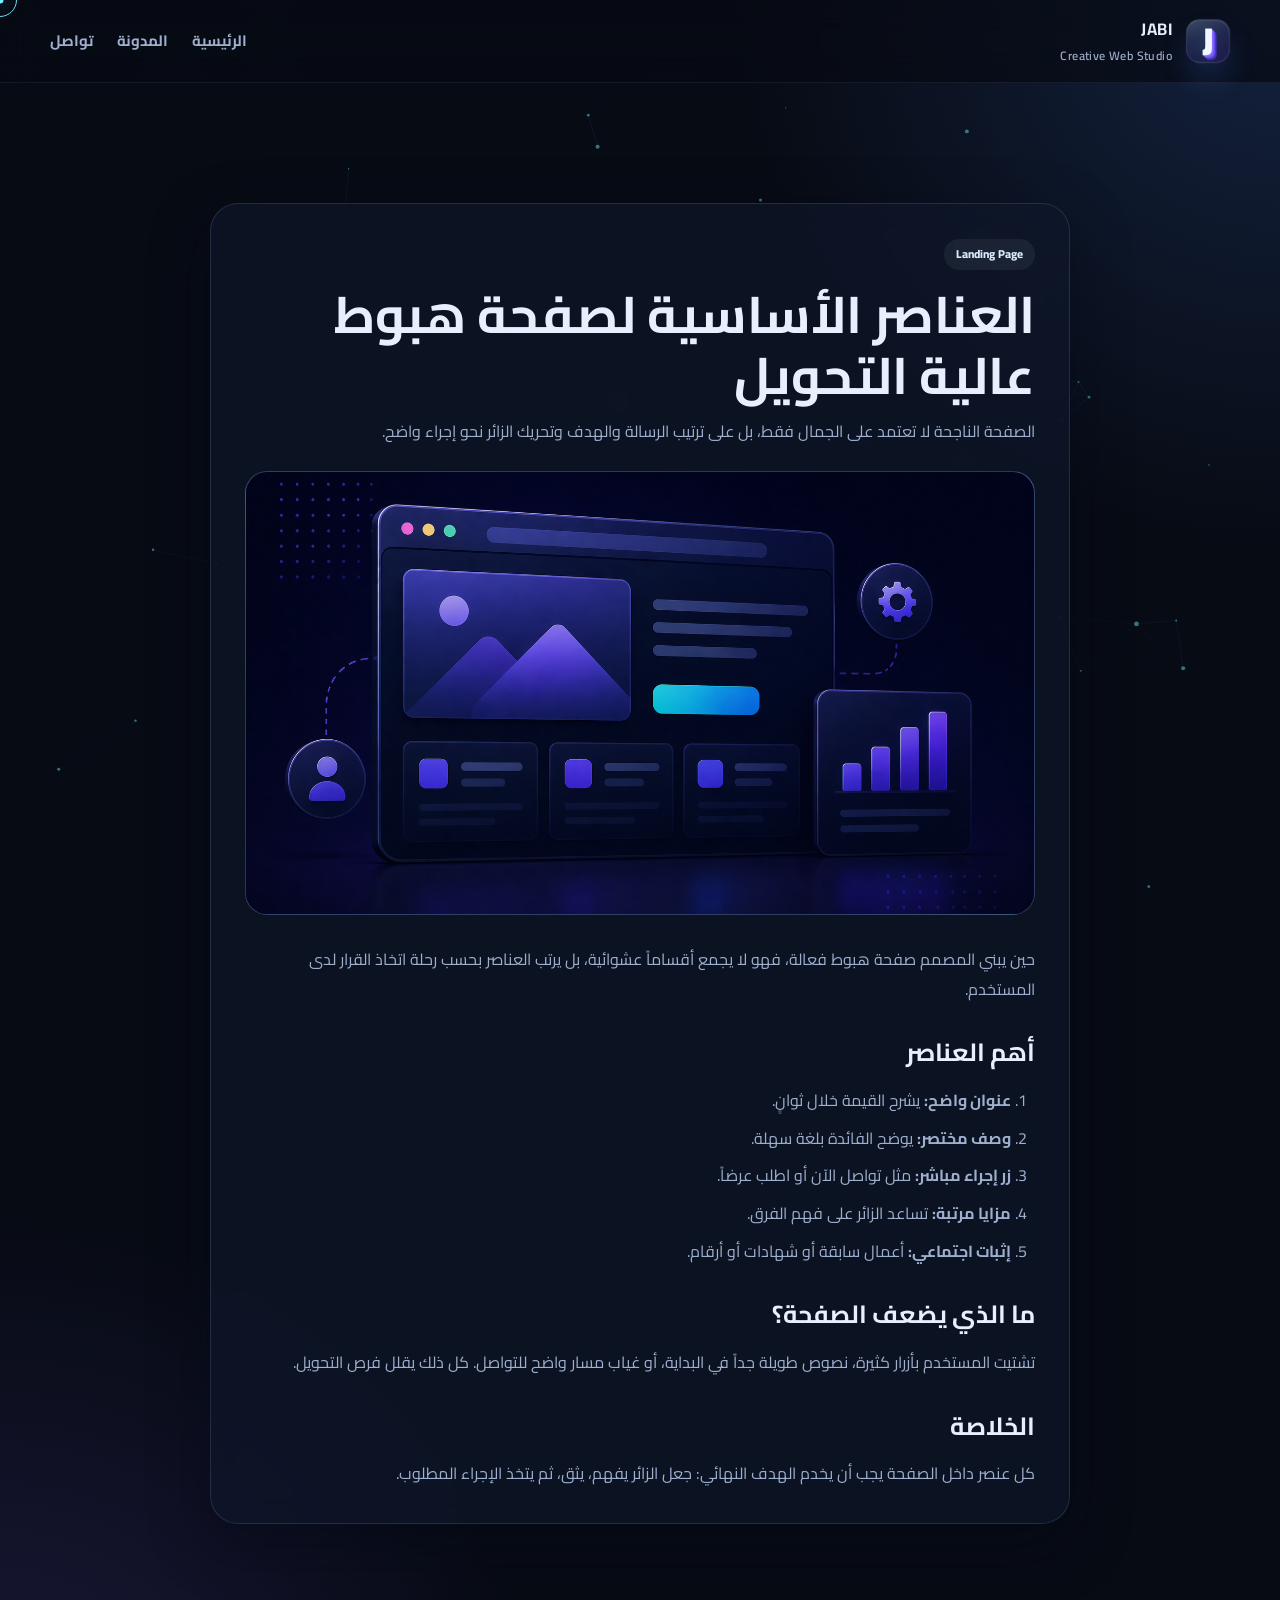
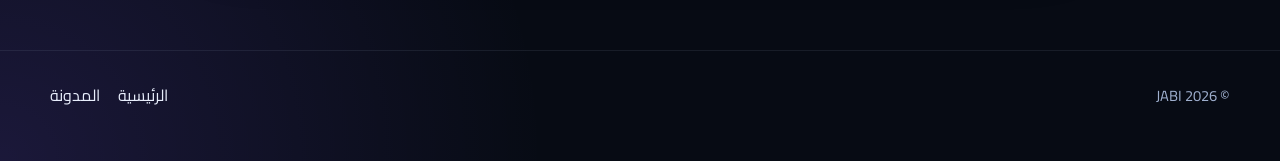
<file: post4_landing_page_elements.html>
<!DOCTYPE html>
<html lang="ar" dir="rtl">
<head>
  <meta charset="UTF-8">
  <meta name="viewport" content="width=device-width, initial-scale=1.0">
  <meta name="description" content="العناصر الأساسية لصفحة هبوط عالية التحويل - JABI">
  <title>العناصر الأساسية لصفحة هبوط عالية التحويل | JABI</title>
  <link rel="stylesheet" href="styles.css">
  <link rel="preconnect" href="https://fonts.googleapis.com">
  <link rel="preconnect" href="https://fonts.gstatic.com" crossorigin>
  <link href="https://fonts.googleapis.com/css2?family=Cairo:wght@400;600;700;800;900&family=Tajawal:wght@400;500;700;800&display=swap" rel="stylesheet">
</head>
<body>
  <div id="cur"></div>
  <div id="cur-dot"></div>
  <div id="progress"></div>
  <canvas id="bg-canvas"></canvas>

  <header class="topbar">
    <div class="container">
      <a class="brand" href="index.html#hero">
        <span class="brand-mark"></span>
        <span class="brand-text"><strong>JABI</strong><span>Creative Web Studio</span></span>
      </a>
      <button class="nav-toggle glass" aria-label="فتح القائمة"><span></span><span></span><span></span></button>
      <nav class="nav-menu">
        <a href="index.html#hero">الرئيسية</a>
        <a href="blog.html" class="active">المدونة</a>
        <a href="index.html#contact">تواصل</a>
      </nav>
    </div>
  </header>

  <main class="page-shell">
    <section class="page-hero">
      <div class="container article-layout">
        <div class="article-card glass reveal">
          <div class="article-header">
            <span class="post-tag">Landing Page</span>
            <h1>العناصر الأساسية لصفحة هبوط عالية التحويل</h1>
            <p>الصفحة الناجحة لا تعتمد على الجمال فقط، بل على ترتيب الرسالة والهدف وتحريك الزائر نحو إجراء واضح.</p>
          </div>
          <div class="article-cover"><img src="pic/num4.png"></div>
          <div class="article-body">
            <p>حين يبني المصمم صفحة هبوط فعالة، فهو لا يجمع أقساماً عشوائية، بل يرتب العناصر بحسب رحلة اتخاذ القرار لدى المستخدم.</p>
<h2>أهم العناصر</h2>
<ol>
  <li><strong>عنوان واضح:</strong> يشرح القيمة خلال ثوانٍ.</li>
  <li><strong>وصف مختصر:</strong> يوضح الفائدة بلغة سهلة.</li>
  <li><strong>زر إجراء مباشر:</strong> مثل تواصل الآن أو اطلب عرضاً.</li>
  <li><strong>مزايا مرتبة:</strong> تساعد الزائر على فهم الفرق.</li>
  <li><strong>إثبات اجتماعي:</strong> أعمال سابقة أو شهادات أو أرقام.</li>
</ol>
<h2>ما الذي يضعف الصفحة؟</h2>
<p>تشتيت المستخدم بأزرار كثيرة، نصوص طويلة جداً في البداية، أو غياب مسار واضح للتواصل. كل ذلك يقلل فرص التحويل.</p>
<h2>الخلاصة</h2>
<p>كل عنصر داخل الصفحة يجب أن يخدم الهدف النهائي: جعل الزائر يفهم، يثق، ثم يتخذ الإجراء المطلوب.</p>
          </div>
        </div>
      </div>
    </section>
  </main>

  <footer class="footer">
    <div class="container footer-row">
      <div class="footer-copy">© 2026 JABI</div>
      <div class="footer-links">
        <a href="index.html">الرئيسية</a>
        <a href="blog.html">المدونة</a>
      </div>
    </div>
  </footer>

  <script src="script.js"></script>
</body>
</html>
</file>
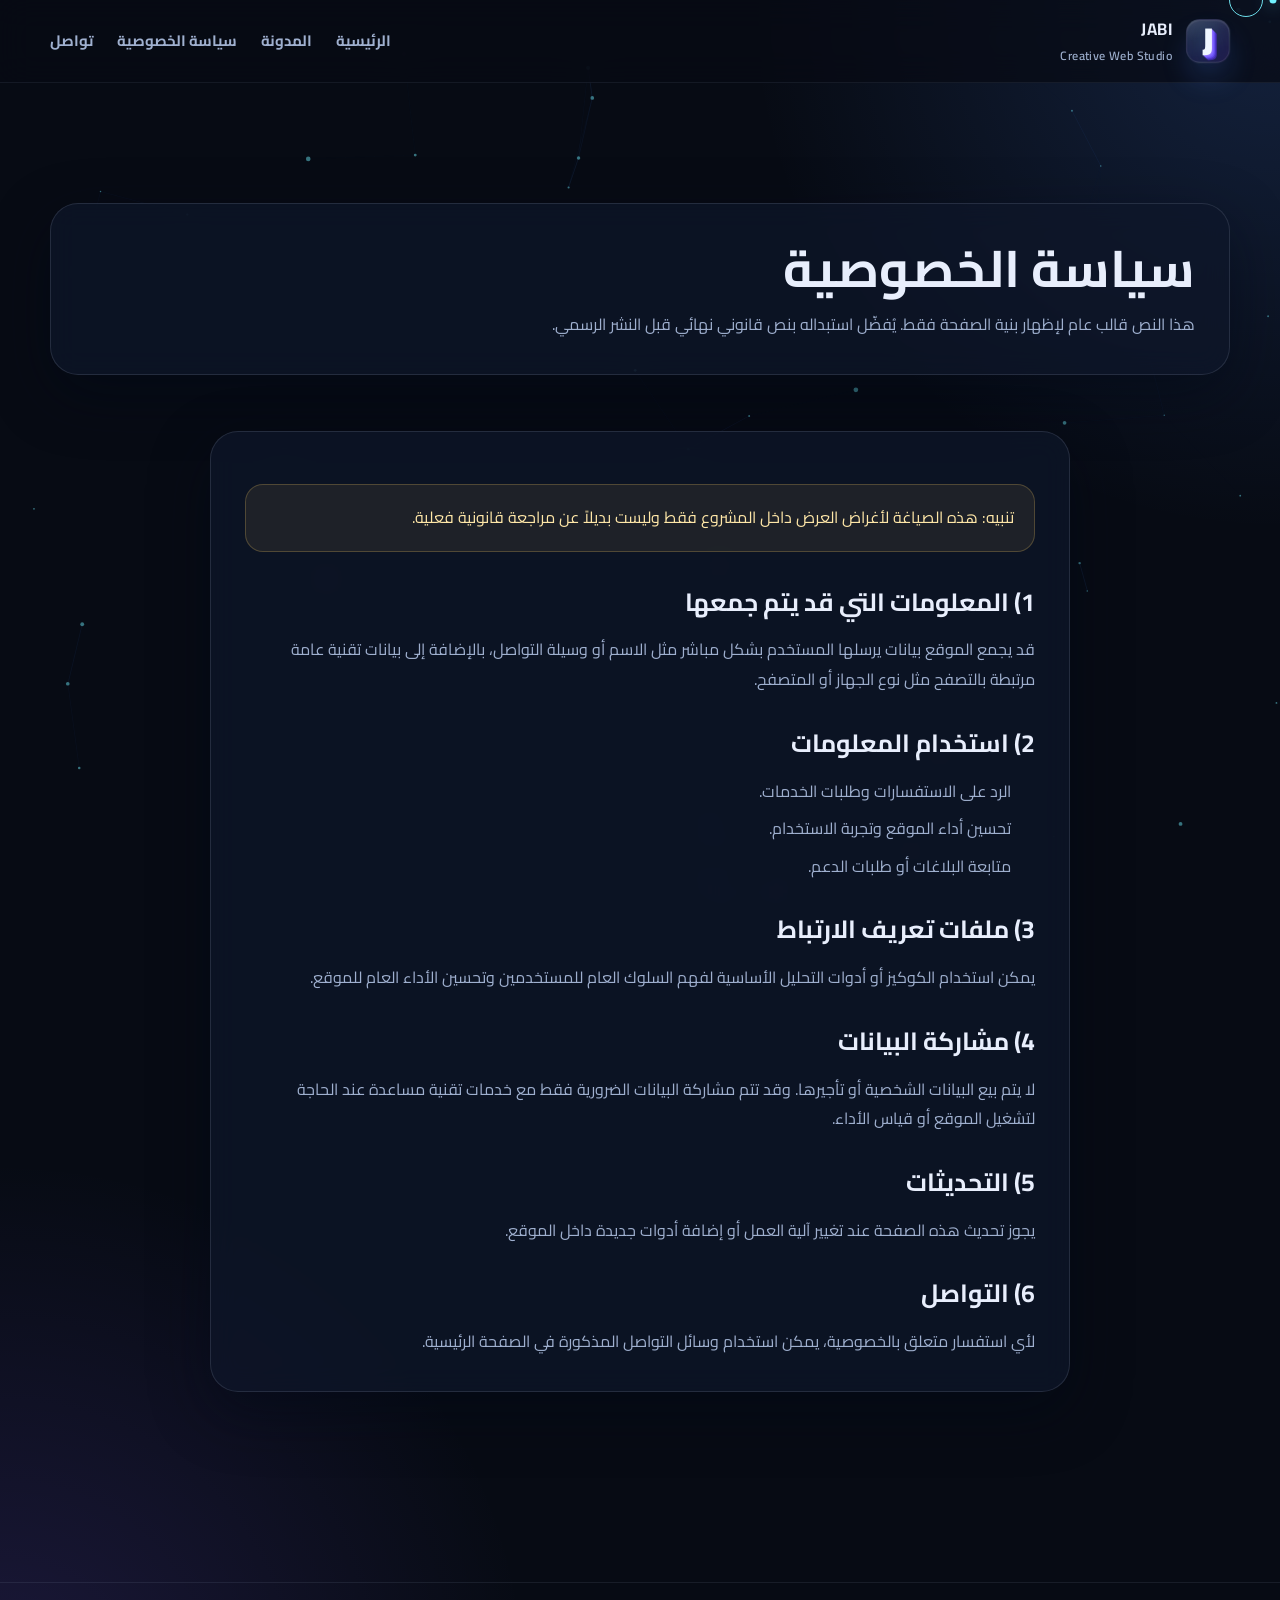
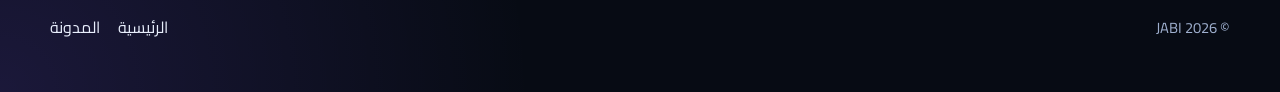
<file: privacy.html>
<!DOCTYPE html>
<html lang="ar" dir="rtl">
<head>
  <meta charset="UTF-8">
  <meta name="viewport" content="width=device-width, initial-scale=1.0">
  <title>سياسة الخصوصية | JABI</title>
  <link rel="stylesheet" href="styles.css">
  <link rel="preconnect" href="https://fonts.googleapis.com">
  <link rel="preconnect" href="https://fonts.gstatic.com" crossorigin>
  <link href="https://fonts.googleapis.com/css2?family=Cairo:wght@400;600;700;800;900&family=Tajawal:wght@400;500;700;800&display=swap" rel="stylesheet">
</head>
<body>
  <div id="cur"></div>
  <div id="cur-dot"></div>
  <div id="progress"></div>
  <canvas id="bg-canvas"></canvas>

  <header class="topbar">
    <div class="container">
      <a class="brand" href="index.html#hero">
        <span class="brand-mark"></span>
        <span class="brand-text"><strong>JABI</strong><span>Creative Web Studio</span></span>
      </a>
      <button class="nav-toggle glass" aria-label="فتح القائمة"><span></span><span></span><span></span></button>
      <nav class="nav-menu">
        <a href="index.html#hero">الرئيسية</a>
        <a href="blog.html">المدونة</a>
        <a href="privacy.html" class="active">سياسة الخصوصية</a>
        <a href="index.html#contact">تواصل</a>
      </nav>
    </div>
  </header>

  <main class="page-shell">
    <section class="page-hero">
      <div class="container">
        <div class="page-hero-box glass reveal">
          <h1>سياسة الخصوصية</h1>
          <p class="policy-meta">هذا النص قالب عام لإظهار بنية الصفحة فقط. يُفضّل استبداله بنص قانوني نهائي قبل النشر الرسمي.</p>
        </div>
      </div>
    </section>

    <section class="section" style="padding-top: 10px;">
      <div class="container policy-content">
        <div class="policy-card glass reveal">
          <div class="note-box">تنبيه: هذه الصياغة لأغراض العرض داخل المشروع فقط وليست بديلاً عن مراجعة قانونية فعلية.</div>
          <h2>1) المعلومات التي قد يتم جمعها</h2>
          <p>قد يجمع الموقع بيانات يرسلها المستخدم بشكل مباشر مثل الاسم أو وسيلة التواصل، بالإضافة إلى بيانات تقنية عامة مرتبطة بالتصفح مثل نوع الجهاز أو المتصفح.</p>

          <h2>2) استخدام المعلومات</h2>
          <ul>
            <li>الرد على الاستفسارات وطلبات الخدمات.</li>
            <li>تحسين أداء الموقع وتجربة الاستخدام.</li>
            <li>متابعة البلاغات أو طلبات الدعم.</li>
          </ul>

          <h2>3) ملفات تعريف الارتباط</h2>
          <p>يمكن استخدام الكوكيز أو أدوات التحليل الأساسية لفهم السلوك العام للمستخدمين وتحسين الأداء العام للموقع.</p>

          <h2>4) مشاركة البيانات</h2>
          <p>لا يتم بيع البيانات الشخصية أو تأجيرها. وقد تتم مشاركة البيانات الضرورية فقط مع خدمات تقنية مساعدة عند الحاجة لتشغيل الموقع أو قياس الأداء.</p>

          <h2>5) التحديثات</h2>
          <p>يجوز تحديث هذه الصفحة عند تغيير آلية العمل أو إضافة أدوات جديدة داخل الموقع.</p>

          <h2>6) التواصل</h2>
          <p>لأي استفسار متعلق بالخصوصية، يمكن استخدام وسائل التواصل المذكورة في الصفحة الرئيسية.</p>
        </div>
      </div>
    </section>
  </main>

  <footer class="footer">
    <div class="container footer-row">
      <div class="footer-copy">© 2026 JABI</div>
      <div class="footer-links">
        <a href="index.html">الرئيسية</a>
        <a href="blog.html">المدونة</a>
      </div>
    </div>
  </footer>

  <script src="script.js"></script>
</body>
</html>
</file>
<file: styles.css>
:root {
  --bg: #070b14;
  --bg-soft: #0c1324;
  --panel: rgba(15, 23, 42, 0.72);
  --panel-strong: rgba(15, 23, 42, 0.95);
  --line: rgba(148, 163, 184, 0.18);
  --text: #e8eefc;
  --muted: #9fb0cf;
  --accent: #4f8cff;
  --accent-2: #72f2ff;
  --accent-3: #835dff;
  --success: #31d0aa;
  --warning: #ffd166;
  --shadow: 0 20px 60px rgba(2, 8, 23, 0.45);
  --radius-xl: 28px;
  --radius-lg: 22px;
  --radius-md: 16px;
  --container: 1180px;
}

* {
  box-sizing: border-box;
  margin: 0;
  padding: 0;
}

html {
  scroll-behavior: smooth;
}

body {
  font-family: 'Cairo', 'Tajawal', system-ui, sans-serif;
  background:
    radial-gradient(circle at top right, rgba(79, 140, 255, 0.18), transparent 25%),
    radial-gradient(circle at bottom left, rgba(131, 93, 255, 0.16), transparent 25%),
    var(--bg);
  color: var(--text);
  line-height: 1.85;
  overflow-x: hidden;
}

body.touch-device {
  cursor: auto;
}

body:not(.touch-device) {
  cursor: none;
}

a,
button {
  color: inherit;
  text-decoration: none;
}

button {
  font: inherit;
  border: 0;
  background: none;
}

img {
  max-width: 100%;
  display: block;
}

ul {
  list-style: none;
}

.container {
  width: min(var(--container), calc(100% - 32px));
  margin: 0 auto;
}

#bg-canvas,
#progress,
#cur,
#cur-dot {
  position: fixed;
  z-index: 9999;
}

#bg-canvas {
  inset: 0;
  width: 100%;
  height: 100%;
  pointer-events: none;
  z-index: 0;
}

#progress {
  top: 0;
  right: 0;
  height: 3px;
  width: 0;
  background: linear-gradient(90deg, var(--accent), var(--accent-2), var(--accent-3));
  box-shadow: 0 0 18px rgba(114, 242, 255, 0.5);
}

#cur,
#cur-dot {
  pointer-events: none;
  transform: translate(-50%, -50%);
  transition: width .2s ease, height .2s ease, border-color .2s ease, opacity .2s ease;
}

#cur {
  width: 34px;
  height: 34px;
  border: 1.5px solid rgba(114, 242, 255, 0.9);
  border-radius: 50%;
  mix-blend-mode: screen;
}

#cur-dot {
  width: 7px;
  height: 7px;
  border-radius: 50%;
  background: var(--accent-2);
  box-shadow: 0 0 18px rgba(114, 242, 255, 0.7);
}

body.touch-device #cur,
body.touch-device #cur-dot {
  display: none;
}

body.link-hover #cur,
body.button-hover #cur {
  width: 52px;
  height: 52px;
  border-color: rgba(79, 140, 255, 0.95);
}

.page-shell,
.footer {
  position: relative;
  z-index: 1;
}

.glass {
  background: var(--panel);
  border: 1px solid var(--line);
  box-shadow: var(--shadow);
  backdrop-filter: blur(14px);
}

.topbar {
  position: sticky;
  top: 0;
  z-index: 1000;
  border-bottom: 1px solid rgba(148, 163, 184, 0.1);
  background: rgba(7, 11, 20, 0.72);
  backdrop-filter: blur(16px);
}

.topbar .container {
  display: flex;
  align-items: center;
  justify-content: space-between;
  gap: 24px;
  min-height: 82px;
}

.brand {
  display: flex;
  align-items: center;
  gap: 14px;
  font-weight: 800;
  letter-spacing: 0.4px;
}

.brand-mark {
  width: 44px;
  height: 44px;
  border-radius: 14px;
  position: relative;
  display: grid;
  place-items: center;
  perspective: 700px;
  transform-style: preserve-3d;
  overflow: visible;
}

.brand-mark::before,
.brand-mark::after {
  position: absolute;
  inset: 0;
  border-radius: 14px;
}

.brand-mark::after {
  content: "";
  z-index: 1;
  background:
    linear-gradient(160deg, rgba(255,255,255,0.16), rgba(255,255,255,0.04) 38%, rgba(255,255,255,0) 72%),
    linear-gradient(135deg, rgba(79, 140, 255, 0.18), rgba(131, 93, 255, 0.22));
  border: 1px solid rgba(255,255,255,0.12);
  box-shadow:
    inset 0 1px 0 rgba(255,255,255,0.08),
    0 16px 28px rgba(79, 140, 255, 0.18);
  transform: translateZ(-2px);
}

.brand-mark::before {
  content: "J";
  z-index: 2;
  inset: -1px;
  display: flex;
  align-items: center;
  justify-content: center;
  font-family: 'Cairo', 'Tajawal', system-ui, sans-serif;
  font-size: 2.35rem;
  font-weight: 900;
  line-height: 1;
  color: #eff6ff;
  text-shadow:
    1px 1px 0 #8f72ff,
    2px 2px 0 #7a61ff,
    3px 3px 0 #674ef0,
    4px 4px 0 #5038cb,
    5px 5px 0 #3d2aa0,
    6px 6px 16px rgba(20, 10, 68, 0.62),
    0 0 18px rgba(114, 242, 255, 0.28);
  transform-style: preserve-3d;
  transform-origin: center center;
  animation: brandJOrbit 4.8s linear infinite;
}

@keyframes brandJOrbit {
  from { transform: translateZ(18px) rotateX(-14deg) rotateY(0deg); }
  to { transform: translateZ(18px) rotateX(-14deg) rotateY(360deg); }
}

.brand-text strong {
  display: block;
  font-size: 1.05rem;
}

.brand-text span {
  display: block;
  color: var(--muted);
  font-size: 0.76rem;
  font-weight: 600;
}

.nav-toggle {
  display: none;
  width: 46px;
  height: 46px;
  border-radius: 14px;
  border: 1px solid var(--line);
  align-items: center;
  justify-content: center;
  flex-direction: column;
  gap: 5px;
}

.nav-toggle span {
  width: 20px;
  height: 2px;
  background: #fff;
  transition: 0.25s ease;
}

.nav-toggle.active span:nth-child(1) { transform: translateY(7px) rotate(45deg); }
.nav-toggle.active span:nth-child(2) { opacity: 0; }
.nav-toggle.active span:nth-child(3) { transform: translateY(-7px) rotate(-45deg); }

.nav-menu {
  display: flex;
  align-items: center;
  gap: 24px;
}

.nav-menu a {
  color: var(--muted);
  font-weight: 700;
  font-size: 0.94rem;
  position: relative;
  transition: color .25s ease;
}

.nav-menu a::after {
  content: "";
  position: absolute;
  bottom: -10px;
  right: 0;
  width: 0;
  height: 2px;
  background: linear-gradient(90deg, var(--accent), var(--accent-2));
  transition: width .25s ease;
}

.nav-menu a:hover,
.nav-menu a.active {
  color: #fff;
}

.nav-menu a:hover::after,
.nav-menu a.active::after {
  width: 100%;
}

.hero {
  min-height: 100vh;
  display: flex;
  align-items: center;
  padding: 64px 0 30px;
}

.hero-grid {
  display: grid;
  grid-template-columns: 1.15fr 0.85fr;
  gap: 40px;
  align-items: center;
}

.hero-copy {
  position: relative;
}

.badge {
  display: inline-flex;
  align-items: center;
  gap: 10px;
  border: 1px solid rgba(114, 242, 255, 0.2);
  background: rgba(114, 242, 255, 0.06);
  border-radius: 999px;
  padding: 7px 18px;
  color: var(--accent-2);
  font-size: 0.78rem;
  font-weight: 700;
  margin-bottom: 22px;
}

.badge-dot {
  width: 8px;
  height: 8px;
  border-radius: 50%;
  background: var(--accent-2);
  box-shadow: 0 0 16px rgba(114, 242, 255, 0.6);
  animation: pulse 1.8s infinite;
}

@keyframes pulse {
  0%,100% { transform: scale(1); opacity: 1; }
  50% { transform: scale(0.75); opacity: 0.55; }
}

.hero-title {
  font-size: clamp(2.3rem, 5vw, 4.8rem);
  line-height: 1.15;
  margin-bottom: 18px;
  letter-spacing: -1px;
}

.gradient-text {
  background: linear-gradient(135deg, var(--accent-2), var(--accent), #fff);
  -webkit-background-clip: text;
  -webkit-text-fill-color: transparent;
  background-clip: text;
}

.type-line {
  display: inline-block;
  min-height: 1.4em;
}

.hero-subtitle {
  max-width: 650px;
  color: var(--muted);
  font-size: 1.08rem;
}

.hero-actions {
  display: flex;
  flex-wrap: wrap;
  gap: 14px;
  margin-top: 28px;
}

.btn {
  display: inline-flex;
  align-items: center;
  justify-content: center;
  gap: 10px;
  min-width: 150px;
  min-height: 54px;
  border-radius: 18px;
  padding: 0 22px;
  font-weight: 800;
  transition: transform .25s ease, box-shadow .25s ease, border-color .25s ease;
}

.btn:hover {
  transform: translateY(-3px);
}

.btn-primary {
  background: linear-gradient(135deg, var(--accent), var(--accent-3));
  box-shadow: 0 20px 36px rgba(79, 140, 255, 0.28);
}

.btn-secondary {
  border: 1px solid var(--line);
  background: rgba(255, 255, 255, 0.03);
}

.hero-metrics {
  display: grid;
  grid-template-columns: repeat(3, 1fr);
  gap: 14px;
  margin-top: 30px;
}

.metric {
  padding: 20px;
  border-radius: var(--radius-md);
}

.metric strong {
  display: block;
  font-size: 1.75rem;
  line-height: 1;
  margin-bottom: 8px;
  color: #fff;
}

.metric span {
  color: var(--muted);
  font-size: 0.88rem;
}

.hero-stage {
  position: relative;
}

.hero-panel {
  padding: 28px;
  border-radius: var(--radius-xl);
  position: relative;
  overflow: hidden;
}

.hero-panel::before {
  content: "";
  position: absolute;
  inset: auto -80px -90px auto;
  width: 220px;
  height: 220px;
  background: radial-gradient(circle, rgba(114, 242, 255, 0.25), transparent 65%);
}

.cube-shell {
  display: grid;
  justify-items: center;
  gap: 14px;
}

.cube-scene {
  margin: 12px auto 0;
  width: min(100%, 320px);
  aspect-ratio: 1;
  position: relative;
  display: grid;
  place-items: center;
  user-select: none;
  touch-action: none;
  border-radius: 32px;
}

.cube-aura {
  position: absolute;
  inset: 24px;
  border-radius: 50%;
  background: radial-gradient(circle at 50% 50%, rgba(79, 140, 255, .28), rgba(114, 242, 255, .12) 42%, transparent 72%);
  filter: blur(10px);
  animation: cubeAura 4s ease-in-out infinite;
  pointer-events: none;
}

@keyframes cubeAura {
  0%, 100% { transform: scale(1); opacity: .88; }
  50% { transform: scale(1.08); opacity: 1; }
}

.cube-viewport {
  width: 240px;
  height: 240px;
  perspective: 960px;
  perspective-origin: 50% 50%;
  display: flex;
  align-items: center;
  justify-content: center;
  cursor: grab;
}

.cube-viewport:active {
  cursor: grabbing;
}

#cube3d {
  width: 0;
  height: 0;
  transform-style: preserve-3d;
  transform: rotateX(-22deg) rotateY(45deg);
  will-change: transform;
}

.cubie {
  position: absolute;
  width: 66px;
  height: 66px;
  margin: -33px 0 0 -33px;
  transform-style: preserve-3d;
}

.cubie-face {
  position: absolute;
  width: 66px;
  height: 66px;
  border-radius: 9px;
  border: 3px solid #050505;
  backface-visibility: visible;
}

.gloss {
  position: absolute;
  inset: 0;
  border-radius: 6px;
  background: linear-gradient(135deg, rgba(255,255,255,.27) 0%, transparent 52%);
  pointer-events: none;
  z-index: 1;
}

.shine {
  position: absolute;
  bottom: 0;
  left: 0;
  right: 0;
  height: 38%;
  border-radius: 0 0 6px 6px;
  background: rgba(0,0,0,.22);
  pointer-events: none;
  z-index: 1;
}

.fc-green { background: #009B48; box-shadow: inset 0 -4px 0 rgba(0,0,0,.35), 0 0 12px rgba(0,155,72,.55); }
.fc-blue { background: #0051A2; box-shadow: inset 0 -4px 0 rgba(0,0,0,.35), 0 0 12px rgba(0,81,162,.55); }
.fc-red { background: #C41E3A; box-shadow: inset 0 -4px 0 rgba(0,0,0,.35), 0 0 12px rgba(196,30,58,.5); }
.fc-orange { background: #FF5800; box-shadow: inset 0 -4px 0 rgba(0,0,0,.35), 0 0 12px rgba(255,88,0,.45); }
.fc-white { background: #fff !important; box-shadow: inset 0 -4px 0 rgba(0,0,0,.15), 0 0 8px rgba(255,255,255,.3); }
.fc-yellow { background: #FFD500 !important; box-shadow: inset 0 -4px 0 rgba(0,0,0,.35), 0 0 12px rgba(255,213,0,.55); }
.fc-inner {
  background: transparent !important;
  box-shadow: none !important;
  border-color: transparent !important;
  opacity: 0;
}

.cube-toolbar {
  display: flex;
  gap: 10px;
  flex-wrap: wrap;
  justify-content: center;
}

.cube-action {
  min-width: 102px;
  min-height: 42px;
  border-radius: 14px;
  padding: 0 16px;
  border: 1px solid rgba(255,255,255,0.08);
  color: #fff;
  font-weight: 800;
  cursor: pointer;
  transition: transform .25s ease, border-color .25s ease, box-shadow .25s ease, opacity .25s ease;
}

.cube-action:hover:not(:disabled) {
  transform: translateY(-2px);
  border-color: rgba(114, 242, 255, 0.28);
  box-shadow: 0 14px 24px rgba(2, 8, 23, 0.28);
}

.cube-action:disabled {
  opacity: 0.58;
  cursor: wait;
}

.cube-helper {
  margin: 0 auto;
  width: fit-content;
  max-width: 100%;
  text-align: center;
  color: var(--muted);
  font-size: 0.9rem;
  padding: 8px 14px;
  border-radius: 999px;
  border: 1px solid rgba(255,255,255,0.08);
  background: rgba(255,255,255,0.03);
}

.cube-status {
  min-height: 22px;
  color: #dfe9ff;
  font-size: 0.88rem;
  font-weight: 700;
  letter-spacing: 0.2px;
}

.panel-note {
  display: grid;
  gap: 14px;
}

.note-item {
  padding: 14px 16px;
  border-radius: 18px;
  background: rgba(255,255,255,0.04);
  border: 1px solid rgba(255,255,255,0.06);
}

.note-item strong {
  display: block;
  margin-bottom: 4px;
}

.note-item span {
  color: var(--muted);
  font-size: 0.92rem;
}

.section {
  padding: 110px 0;
}

.section-head {
  text-align: center;
  margin-bottom: 54px;
}

.section-kicker {
  display: inline-block;
  padding: 8px 14px;
  border-radius: 999px;
  background: rgba(131, 93, 255, 0.1);
  color: #baa5ff;
  font-size: 0.8rem;
  font-weight: 700;
  margin-bottom: 14px;
}

.section-title {
  font-size: clamp(1.9rem, 4vw, 3rem);
  line-height: 1.2;
}

.section-title span {
  color: var(--accent-2);
}

.section-desc {
  max-width: 760px;
  margin: 14px auto 0;
  color: var(--muted);
}

.grid-2,
.grid-3,
.grid-4 {
  display: grid;
  gap: 22px;
}

.grid-2 { grid-template-columns: repeat(2, 1fr); }
.grid-3 { grid-template-columns: repeat(3, 1fr); }
.grid-4 { grid-template-columns: repeat(4, 1fr); }

.card {
  border-radius: var(--radius-lg);
  padding: 28px;
  transition: transform .3s ease, border-color .3s ease, box-shadow .3s ease;
}

.card:hover {
  transform: translateY(-8px);
  border-color: rgba(114, 242, 255, 0.24);
  box-shadow: 0 24px 48px rgba(2, 8, 23, 0.4);
}

.icon-box {
  width: 58px;
  height: 58px;
  border-radius: 18px;
  display: grid;
  place-items: center;
  margin-bottom: 18px;
  font-size: 1.4rem;

}

.card h3 {
  font-size: 1.22rem;
  margin-bottom: 12px;
}

.card p,
.card li,
.timeline p,
.article-body p,
.article-body li,
.policy-content p,
.policy-content li,
.footer-copy,
.contact-copy p {
  color: var(--muted);
}

.stats-list {
  display: grid;
  grid-template-columns: repeat(2, 1fr);
  gap: 18px;
}

.stat-box {
  padding: 24px;
  border-radius: var(--radius-lg);
}

.stat-box strong {
  font-size: 2rem;
  display: block;
  line-height: 1;
  margin-bottom: 10px;
}

.check-list {
  display: grid;
  gap: 14px;
  margin-top: 18px;
}

.check-list li {
  position: relative;
  padding-right: 28px;
}

.check-list li::before {
  content: "✓";
  position: absolute;
  right: 0;
  top: 0;
  color: var(--success);
  font-weight: 900;
}

.package-card {
  position: relative;
  overflow: hidden;
}

.package-card.popular {
  outline: 1px solid rgba(114, 242, 255, 0.34);
}

.package-badge {
  position: absolute;
  top: 18px;
  left: 18px;
  padding: 6px 12px;
  border-radius: 999px;
  font-size: 0.74rem;
  font-weight: 800;
  color: #001633;
  background: linear-gradient(135deg, var(--accent-2), #d9ffff);
}

.price {
  display: flex;
  align-items: flex-end;
  gap: 8px;
  margin: 18px 0 20px;
}

.price strong {
  font-size: 2.2rem;
  line-height: 1;
}

.price span {
  color: var(--muted);
}

.timeline {
  display: grid;
  gap: 18px;
}

.timeline-item {
  display: grid;
  grid-template-columns: 64px 1fr;
  gap: 16px;
  align-items: start;
}

.timeline-num {
  width: 56px;
  height: 56px;
  border-radius: 18px;
  display: grid;
  place-items: center;
  font-weight: 900;
  background: linear-gradient(135deg, var(--accent), var(--accent-3));
  box-shadow: 0 14px 30px rgba(79,140,255,0.24);
}

.project-card {
  overflow: hidden;
}

.project-thumb {
  height: 190px;
  border-radius: 18px;
  margin-bottom: 18px;
  position: relative;
  overflow: hidden;
  background: linear-gradient(135deg, rgba(79,140,255,0.18), rgba(131,93,255,0.25));
}

.project-thumb::before,
.project-thumb::after {
  content: "";
  position: absolute;
  inset: 18px;
  border-radius: 18px;
  border: 1px solid rgba(255,255,255,0.08);
}

.project-thumb::after {
  inset: auto 20px 20px auto;
  width: 54%;
  height: 38%;
  background: linear-gradient(135deg, rgba(7,11,20,0.8), rgba(30,41,59,0.8));
  box-shadow: 0 18px 30px rgba(2,8,23,0.35);
}

.project-tag,
.post-tag {
  display: inline-flex;
  padding: 5px 12px;
  border-radius: 999px;
  font-size: 0.72rem;
  font-weight: 800;
  background: rgba(255,255,255,0.06);
  color: #dbeafe;
  margin-bottom: 14px;
}

.project-meta {
  display: flex;
  flex-wrap: wrap;
  gap: 8px;
  margin-top: 14px;
}

.project-meta span {
  padding: 4px 10px;
  border-radius: 999px;
  background: rgba(255,255,255,0.05);
  color: var(--muted);
  font-size: 0.75rem;
}

.blog-grid .card {
  display: flex;
  flex-direction: column;
}

.post-thumb {
  width: 100%;
  aspect-ratio: 16 / 9;
  min-height: 180px;
  height: auto;
  margin-bottom: 18px;
  border-radius: 18px;
  background:
    linear-gradient(145deg, rgba(79,140,255,0.28), rgba(114,242,255,0.08)),
    linear-gradient(0deg, rgba(7,11,20,0.6), rgba(7,11,20,0.6));
  border: 1px solid rgba(255,255,255,0.06);
  position: relative;
  overflow: hidden;
}

.post-thumb::before {
  content: "";
  position: absolute;
  inset: 0;
  border-radius: 18px;
  background: linear-gradient(180deg, rgba(7,11,20,0.04), rgba(7,11,20,0.18));
  opacity: 1;
  z-index: 1;
  pointer-events: none;
}

.post-thumb img {
  position: absolute;
  inset: 0;
  width: 100%;
  height: 100%;
  display: block;
  object-fit: cover;
  object-position: center;
  z-index: 0;
}

.read-link {
  display: inline-flex;
  align-items: center;
  gap: 8px;
  margin-top: auto;
  padding-top: 16px;
  font-weight: 800;
  color: var(--accent-2);
}

.contact-wrap {
  display: grid;
  grid-template-columns: minmax(0, 560px);
  justify-content: center;
  gap: 24px;
}

.contact-copy,
.contact-card {
  width: min(100%, 560px);
  margin-inline: auto;
  padding: 30px;
  border-radius: var(--radius-xl);
}

.contact-list {
  display: grid;
  gap: 14px;
  margin-top: 24px;
}

.contact-item {
  display: flex;
  gap: 14px;
  align-items: flex-start;
  padding: 14px 16px;
  border-radius: 16px;
  background: rgba(255,255,255,0.04);
  border: 1px solid rgba(255,255,255,0.06);
}

.contact-item strong {
  display: block;
  margin-bottom: 4px;
}

.contact-item a,
.contact-item span {
  color: var(--muted);
}

.contact-card .field {
  margin-bottom: 16px;
}

.contact-card label {
  display: block;
  margin-bottom: 8px;
  font-weight: 700;
}

.contact-card input,
.contact-card textarea {
  width: 100%;
  min-height: 54px;
  border-radius: 16px;
  border: 1px solid rgba(255,255,255,0.08);
  background: rgba(255,255,255,0.04);
  color: var(--text);
  padding: 14px 16px;
  outline: none;
}

.contact-card textarea {
  min-height: 140px;
  resize: vertical;
}

.contact-card input:focus,
.contact-card textarea:focus {
  border-color: rgba(114, 242, 255, 0.35);
  box-shadow: 0 0 0 4px rgba(114, 242, 255, 0.08);
}

.contact-actions {
  display: flex;
  flex-wrap: wrap;
  gap: 12px;
  margin-top: 8px;
}

.footer {
  border-top: 1px solid rgba(148, 163, 184, 0.12);
  padding: 30px 0 50px;
}

.footer-row {
  display: flex;
  align-items: center;
  justify-content: space-between;
  gap: 20px;
  flex-wrap: wrap;
}

.footer-copy {
  font-size: 0.92rem;
}

.footer-links {
  display: flex;
  gap: 18px;
  flex-wrap: wrap;
}

.reveal {
  opacity: 0;
  transform: translateY(26px);
  transition: opacity .7s ease, transform .7s ease;
}

.reveal.visible {
  opacity: 1;
  transform: translateY(0);
}

.page-hero {
  padding: 120px 0 46px;
}

.page-hero-box {
  padding: 34px;
  border-radius: var(--radius-xl);
}

.page-hero h1,
.article-header h1,
.policy-content h1 {
  font-size: clamp(2rem, 4vw, 3.3rem);
  line-height: 1.18;
  margin-bottom: 12px;
}

.page-hero p,
.article-header p,
.policy-meta {
  color: var(--muted);
}

.article-layout,
.policy-content {
  max-width: 860px;
  margin: 0 auto;
  padding-bottom: 80px;
}

.article-card,
.policy-card {
  padding: 34px;
  border-radius: var(--radius-xl);
}

.article-cover {
  width: 100%;
  aspect-ratio: 16 / 9;
  min-height: 260px;
  border-radius: 22px;
  margin: 24px 0 30px;
  background:
    radial-gradient(circle at top right, rgba(114, 242, 255, 0.18), transparent 25%),
    linear-gradient(145deg, rgba(79,140,255,0.28), rgba(131,93,255,0.18));
  border: 1px solid rgba(255,255,255,0.08);
  position: relative;
  overflow: hidden;
}

.article-cover::before {
  content: "";
  position: absolute;
  inset: 0;
  background: linear-gradient(180deg, rgba(7,11,20,0.04), rgba(7,11,20,0.18));
  z-index: 1;
  pointer-events: none;
}

.article-cover img {
  position: absolute;
  inset: 0;
  width: 100%;
  height: 100%;
  display: block;
  object-fit: cover;
  object-position: center;
}

.article-body h2,
.policy-content h2 {
  margin: 26px 0 10px;
  font-size: 1.55rem;
}

.article-body ul,
.article-body ol,
.policy-content ul {
  padding-right: 24px;
  margin: 10px 0 18px;
}

.article-body li,
.policy-content li {
  margin-bottom: 8px;
}

.note-box {
  margin: 18px 0 28px;
  padding: 18px 20px;
  border-radius: 18px;
  border: 1px solid rgba(255, 209, 102, 0.22);
  background: rgba(255, 209, 102, 0.08);
  color: #ffe7a8;
}

.whatsapp-float {
  position: fixed;
  left: 20px;
  bottom: 20px;
  z-index: 1001;
  width: 62px;
  height: 62px;
  border-radius: 50%;
  display: grid;
  place-items: center;
  font-size: 1.5rem;
  background: linear-gradient(135deg, #25D366, #1da851);
  box-shadow: 0 18px 28px rgba(37, 211, 102, 0.35);
}



/* توسيط قسم عن الاستوديو */
#about .grid-2 {
  grid-template-columns: 1fr;
  justify-items: center;
  max-width: 760px;
  margin-inline: auto;
}

#about .card,
#about .stats-list {
  width: 100%;
  margin-inline: auto;
}

#about .card {
  max-width: 560px;
}

#about .stats-list {
  max-width: 760px;
}

@media (max-width: 1024px) {
  .hero-grid,
  .grid-4,
  .contact-wrap,
  .grid-2,
  .grid-3 {
    grid-template-columns: 1fr 1fr;
  }

  .hero-grid,
  .contact-wrap {
    grid-template-columns: 1fr;
  }

  .hero {
    min-height: auto;
    padding-top: 110px;
    padding-bottom: 40px;
  }
}

@media (max-width: 860px) {
  .nav-toggle {
    display: inline-flex;
  }

  .nav-menu {
    position: fixed;
    top: 82px;
    right: 16px;
    left: 16px;
    padding: 18px;
    border-radius: 24px;
    background: rgba(6, 10, 18, 0.95);
    border: 1px solid rgba(148, 163, 184, 0.16);
    display: none;
    flex-direction: column;
    align-items: stretch;
    gap: 6px;
  }

  .nav-menu.open {
    display: flex;
  }

  .nav-menu a {
    padding: 12px 14px;
    border-radius: 14px;
    background: rgba(255,255,255,0.03);
  }

  .nav-menu a::after {
    display: none;
  }

  .hero-metrics,
  .stats-list,
  .grid-2,
  .grid-3,
  .grid-4,
  .contact-wrap {
    grid-template-columns: 1fr;
  }

  .timeline-item {
    grid-template-columns: 1fr;
  }

  .timeline-num {
    width: 52px;
    height: 52px;
  }

  .section {
    padding: 88px 0;
  }

  .page-hero {
    padding-top: 110px;
  }
}

@media (max-width: 640px) {
  .topbar .container {
    min-height: 74px;
  }

  .hero-title {
    font-size: 2rem;
  }

  .hero-subtitle {
    font-size: 1rem;
  }

  .btn {
    width: 100%;
  }

  .hero-panel,
  .card,
  .contact-card,
  .contact-copy,
  .page-hero-box,
  .article-card,
  .policy-card {
    padding: 22px;
  }

  .cube-scene {
    width: min(100%, 260px);
  }

  .cube-action {
    min-width: 92px;
  }

  .article-cover {
    height: 210px;
  }
}

@media (max-width: 768px) {
  .post-thumb,
  .article-cover {
    aspect-ratio: 16 / 10;
    min-height: auto;
  }
}
</file>
